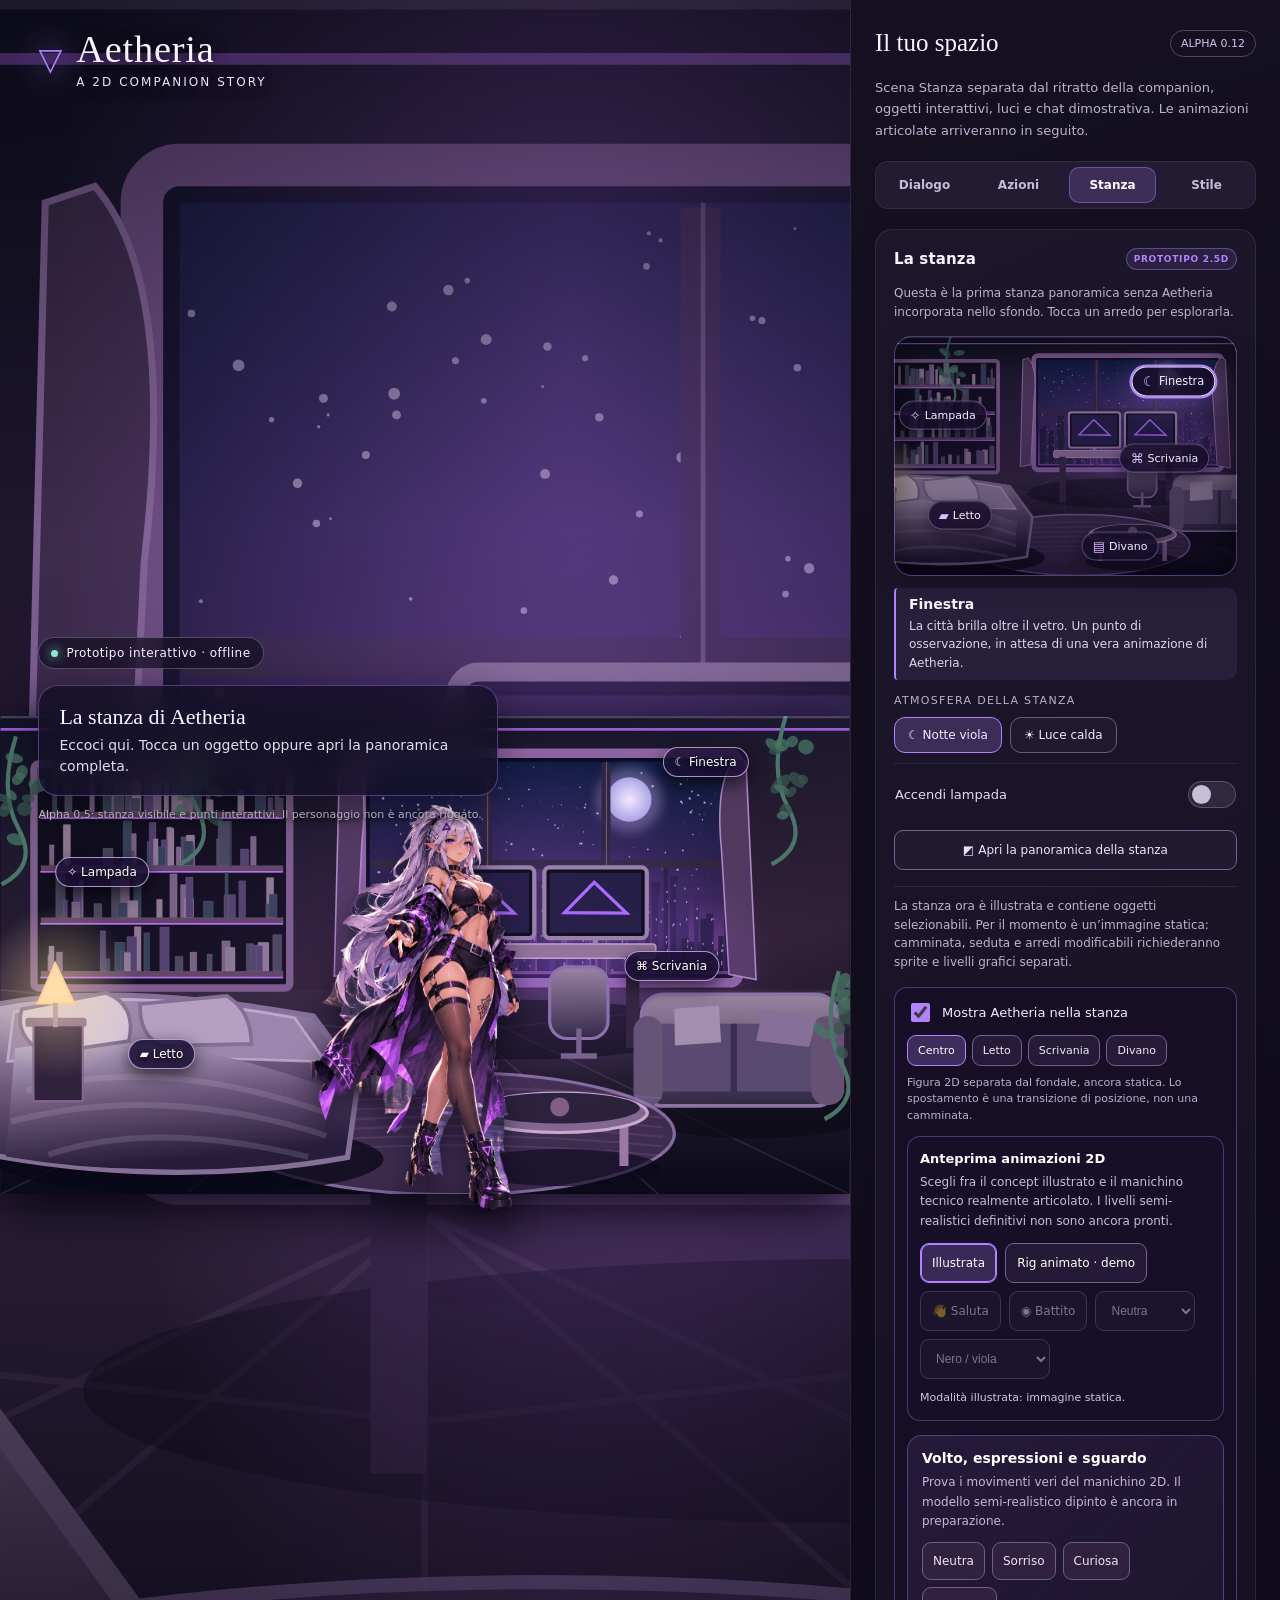
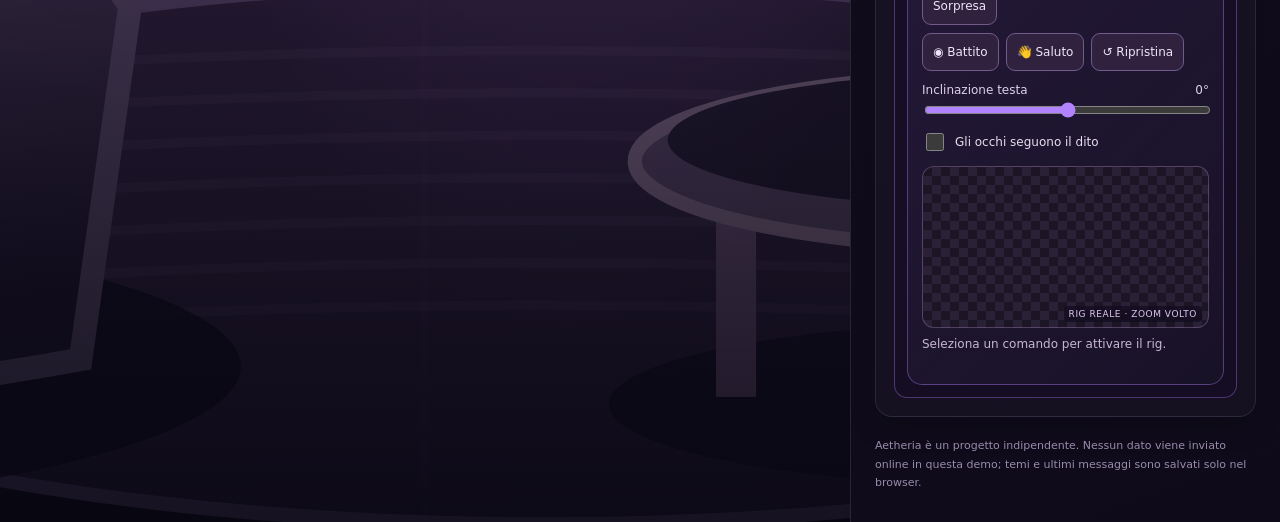
<file: index.html>
<!doctype html>
<html lang="it">
<head>
  <meta charset="UTF-8" />
  <meta name="viewport" content="width=device-width, initial-scale=1, viewport-fit=cover" />
  <meta name="theme-color" content="#100d1c" />
  <meta name="description" content="Aetheria — prototipo interattivo di companion 2D semi-realistica." />
  <title>Aetheria · Companion 2D</title>
  <style>
    :root { color-scheme:dark; font-family:Inter,ui-sans-serif,system-ui,-apple-system,Segoe UI,Roboto,sans-serif; --accent:#b183ff; --accent-rgb:177,131,255; --ambient:#aa60f2; --ink:#f8f4ff; --muted:#bcb3d0; --back:#100d1c; }
    *, *::before, *::after { box-sizing:border-box; }
    html,body { margin:0; min-height:100%; background:var(--back); color:var(--ink); }
    button,input { font:inherit; }
    button { cursor:pointer; }
    button:focus-visible,input:focus-visible { outline:2px solid var(--accent); outline-offset:3px; }
    .app { min-height:100dvh; background:radial-gradient(ellipse at 30% 8%,rgba(var(--accent-rgb),.12),transparent 44%),#0c0a14; display:grid; grid-template-columns:minmax(290px,1fr) minmax(340px,430px); }
    .scene { position:relative; isolation:isolate; min-height:850px; overflow:hidden; background:#171326; }
    .scene::before { content:"";position:absolute;inset:0;z-index:0;background:radial-gradient(ellipse at 67% 17%,var(--ambient),transparent 63%);opacity:.22;pointer-events:none;mix-blend-mode:screen; }
    .scene::after { content:"";position:absolute;inset:0;z-index:2;background:linear-gradient(to bottom,rgba(6,5,14,.54) 0%,transparent 25%,transparent 57%,rgba(5,5,15,.75) 100%);pointer-events:none; }
    .scene-picture { width:100%; height:100%; object-fit:cover; object-position:50% 22%; position:absolute; inset:0; transition:transform .75s cubic-bezier(.2,.8,.2,1),filter .6s; animation:gentle-breathe 7s ease-in-out infinite; }
    .scene.wave .scene-picture { transform:translateY(-9px) rotate(-.7deg) scale(1.018); }
    .scene.think .scene-picture { transform:translateY(3px) rotate(1deg) scale(1.012); }
    .scene.relax .scene-picture { transform:translateY(9px) scale(.982); filter:saturate(.84) brightness(.94); }
    @keyframes gentle-breathe { 0%,100% { scale:1; } 50% { scale:1.009; } }
    .scene-content {position:relative;z-index:3;min-height:850px;display:flex;flex-direction:column;justify-content:space-between;padding:29px clamp(18px,3vw,46px);}
    .brand { display:flex; align-items:center; gap:14px; text-shadow:0 2px 15px #000; }
    .brand-mark {font-size:31px;color:var(--accent);filter:drop-shadow(0 0 15px var(--accent));}
    .brand-name {font-family:Georgia,Times New Roman,serif;font-size:clamp(29px,3vw,44px);letter-spacing:.02em;line-height:1.05;}
    .brand-sub { font-size:12px; letter-spacing:.17em; color:#eee4ff; text-transform:uppercase; margin-top:6px; }
    .scene-bottom { max-width:500px; }
    .status { display:inline-flex;align-items:center;gap:8px;padding:8px 12px;border:1px solid rgba(255,255,255,.24);background:#100b20a6;backdrop-filter:blur(12px);border-radius:999px;font-size:12px;letter-spacing:.04em; }
    .live-dot { width:7px;height:7px;background:#8ee9cb;box-shadow:0 0 12px #8ee9cb;border-radius:100%; }
    .message-banner { margin:16px 0 8px;padding:18px 20px;max-width:460px;background:#130f25c9;backdrop-filter:blur(15px);border:1px solid rgba(var(--accent-rgb),.38);border-radius:20px;box-shadow:0 12px 42px #0006; }
    .message-banner strong { display:block;font-family:Georgia,serif;font-size:22px;font-weight:500; margin-bottom:5px; }
    .message-banner span {color:#e3dced;line-height:1.5;font-size:14px;}
    .scene-note {font-size:11px;color:#d3cbdf;text-shadow:0 2px 4px #000;margin-top:12px;}
    .sidebar {border-left:1px solid rgba(255,255,255,.11);background:linear-gradient(160deg,#151121f5,#0f0b1af6);padding:29px 24px;display:flex;flex-direction:column;gap:20px;min-width:0;}
    .topline {display:flex;align-items:center;justify-content:space-between;gap:12px;}
    h1 {font:500 25px Georgia,serif;margin:0;} .tag {font-size:11px;border:1px solid #55456d;border-radius:99px;padding:6px 10px;color:#d3c3ef;white-space:nowrap;}
    .intro {color:var(--muted);font-size:13px;line-height:1.65;margin:0;}
    .tabs {display:grid;grid-template-columns:repeat(4,minmax(0,1fr));gap:7px;padding:5px;border-radius:13px;background:#221b31;border:1px solid #ffffff13;}
    .tabs button {background:transparent;border:0;color:#c7bcd8;border-radius:10px;padding:11px 5px;font-weight:600;font-size:12px;}
    .tabs button.active {background:rgba(var(--accent-rgb),.18);color:#fff;box-shadow:inset 0 0 0 1px rgba(var(--accent-rgb),.42);}
    .panel {background:linear-gradient(150deg,#211a31aa,#171322bd);border:1px solid #ffffff18;border-radius:17px;padding:18px;box-shadow:0 12px 28px #0002;}
    .panel h2 {font-size:15px;letter-spacing:.01em;font-weight:600;margin:0 0 14px;display:flex;align-items:center;justify-content:space-between;}
    .label {font-size:11px;letter-spacing:.12em;text-transform:uppercase;color:#bcb0cd;display:block;margin:14px 0 10px;}
    .muted {color:var(--muted);font-size:12px;line-height:1.55;}
    .pill-row {display:flex;gap:8px;flex-wrap:wrap;}
    .pill {border:1px solid #6c597f;background:#211a2e;color:#f3ebff;padding:10px 13px;border-radius:11px;font-size:12px;transition:background .2s,border-color .2s;}
    .pill:hover,.pill[aria-pressed=true] {background:rgba(var(--accent-rgb),.22);border-color:var(--accent);}
    .swatches {display:flex;align-items:center;gap:12px;flex-wrap:wrap;}
    .swatch {width:37px;height:37px;border-radius:50%;border:2px solid #fff6;box-shadow:0 1px 10px #0005;position:relative;}
    .swatch[aria-pressed=true]::after {content:"✓";position:absolute;inset:0;display:grid;place-items:center;color:white;font-weight:bold;text-shadow:0 1px 4px #000;}
    .swatch.violet {background:#a76dff}.swatch.red {background:#e74a61}.swatch.blue {background:#52baf3}.swatch.amber {background:#d3a666}
    .chat-log {height:225px;overflow:auto;display:flex;flex-direction:column;gap:10px;padding:3px 5px 4px 0;}
    .chat-item {max-width:90%;background:#29213a;padding:10px 12px;border-radius:13px 13px 13px 3px;font-size:13px;line-height:1.45;align-self:flex-start;overflow-wrap:anywhere;}
    .chat-item.mine {align-self:flex-end;background:rgba(var(--accent-rgb),.23);border-radius:13px 13px 3px 13px;}
    .chat-form {display:flex;gap:7px;margin-top:12px;}
    .chat-form input {min-width:0;flex:1;background:#110f1c;border:1px solid #635477;color:white;border-radius:10px;padding:12px;font-size:13px;}
    .send {color:#151020;background:var(--accent);border:0;border-radius:10px;padding:10px 14px;font-weight:800;}
    .secondary {border:1px solid #76618f;background:#211b32;color:#eee3ff;border-radius:9px;padding:9px 13px;font-size:12px;}
    .info {font-size:12px;line-height:1.6;color:#d9ceea;padding:11px;background:#231a33;border-left:2px solid var(--accent);border-radius:4px 8px 8px 4px;margin-top:14px;}
    .footer {margin-top:auto;font-size:11px;color:#998caa;line-height:1.7;}
    [hidden] {display:none !important;}
    @media(max-width:800px) { .app {display:block;} .scene,.scene-content {min-height:74svh;} .scene {height:74svh;} .scene-picture {object-position:50% 18%;} .scene-content {padding:19px 18px;} .scene-bottom {width:min(100%,420px);} .message-banner {padding:12px 15px;} .message-banner strong{font-size:18px;} .sidebar {border-left:0;border-top:1px solid rgba(255,255,255,.2);padding:23px 17px 35px;gap:15px;} }
    @media(max-width:450px) { .scene,.scene-content {min-height:66svh;height:66svh;} .brand-name {font-size:30px;} .brand-sub {font-size:10px;} .scene-note {font-size:10px;} .panel {padding:14px;} }
    @media(prefers-reduced-motion:reduce) {*,*::before,*::after {animation:none !important;transition:none !important;scroll-behavior:auto !important;} }
  </style>
  <style>
/* Aetheria Alpha 0.2: scene layers, framing, lighting and interaction affordances */
.scene { --stage-light-opacity: .34; }
.stage-backdrop { position:absolute; inset:-20px; z-index:0; background:linear-gradient(180deg,#120e24aa,#16112344),url('./assets/aetheria-scene.webp') center/cover no-repeat; filter:blur(24px) brightness(.65); transform:scale(1.1); pointer-events:none; }
.scene::before { opacity:var(--stage-light-opacity); z-index:2; }
.scene-picture { z-index:1; will-change:transform; }
.scene[data-view="full"] .scene-picture { object-fit:contain; object-position:center center; }
.scene[data-view="cinema"] .scene-picture { object-fit:cover; object-position:50% 23%; }
.scene[data-view="portrait"] .scene-picture { object-fit:cover; object-position:center 9%; transform:scale(1.35); transform-origin:50% 18%; }
.scene[data-view="portrait"].wave .scene-picture { transform:scale(1.36) translate(-3px,-4px); }
.scene[data-view="portrait"].think .scene-picture { transform:scale(1.34) rotate(.45deg); }
.scene[data-view="portrait"].relax .scene-picture { transform:scale(1.33) translateY(5px); }
.stage-air { position:absolute; inset:0; z-index:3; pointer-events:none; overflow:hidden; }
.floating-petal { --x:50%; --delay:0s; --duration:17s; --drift:22px; position:absolute; left:var(--x); top:-7%; width:9px;height:15px;border-radius:90% 10% 80% 20%;background:linear-gradient(130deg,#f9dcff,#9f63cd);opacity:0;filter:drop-shadow(0 0 8px #b26df7);animation:petal-fall var(--duration) var(--delay) linear infinite; }
@keyframes petal-fall { 0% { opacity:0; transform:translate3d(0,-12px,0) rotate(0); } 7% {opacity:.7;} 90% {opacity:.55;} 100% {opacity:0;transform:translate3d(var(--drift),110vh,0) rotate(400deg);} }
.scene.no-particles .floating-petal {display:none;}
.touch-spark { position:absolute; z-index:8; color:#f4cbff; font-size:23px; transform:translate(-50%,-50%); pointer-events:none; text-shadow:0 0 12px #c285f5;animation:touch-float .85s ease-out forwards; }
@keyframes touch-float { from {opacity:1;transform:translate(-50%,-50%) scale(.7);} to {opacity:0;transform:translate(-50%,-125%) scale(1.4);} }
.stage-controls {position:absolute;top:26px;right:24px;z-index:6;display:flex;gap:6px;max-width:calc(100% - 180px);border:1px solid rgba(240,224,255,.28);padding:5px;background:rgba(17,10,33,.75);border-radius:15px;backdrop-filter:blur(12px);box-shadow:0 10px 25px #0007;}
.view-choice {display:flex;gap:6px;align-items:center;border:0;background:transparent;color:#e6d8f9;padding:8px 10px;border-radius:10px;font-size:12px;white-space:nowrap;}
.view-choice[aria-pressed="true"] {background:rgba(var(--accent-rgb),.32);box-shadow:inset 0 0 0 1px var(--accent);color:white;}
.visual-options {margin-top:18px;padding-top:4px;border-top:1px solid rgba(255,255,255,.09);}
.visual-light-row {display:grid;grid-template-columns:1fr 110px 43px;align-items:center;gap:8px;font-size:12px;color:#d4c8e7;margin-bottom:15px;}
.visual-light-row input {accent-color:var(--accent);width:100%;min-width:0;}
.visual-light-row output {font-variant-numeric:tabular-nums;text-align:right;}
.visual-motion-row {display:flex;align-items:center;gap:9px;color:#d4c8e7;font-size:12px;margin:8px 0 14px;cursor:pointer;}
.visual-motion-row input {accent-color:var(--accent);width:17px;height:17px;}
@media(max-width:650px){.stage-controls {top:19px;right:12px;padding:3px;max-width:62%;gap:0;} .view-choice {padding:6px 8px;font-size:11px;} .view-label {display:none;} .visual-light-row {grid-template-columns:1fr 96px 40px;} }
@media(prefers-reduced-motion:reduce){.floating-petal,.touch-spark{animation:none!important;display:none;}}

</style>
<style>

/* Alpha 0.3: interactive room planning UI. Illustration remains a single composited image. */
.room-alpha {font-size:9px; font-weight:650; letter-spacing:.08em; color:var(--accent);background:rgba(var(--accent-rgb),.11); border:1px solid rgba(var(--accent-rgb),.4);border-radius:99px;padding:5px 7px;}
.room-panel h2 {gap:6px;}
.room-plan {height:292px;position:relative;isolation:isolate;border:1px solid rgba(var(--accent-rgb),.38);border-radius:18px;overflow:hidden;margin:14px 0 12px;background:linear-gradient(170deg,#2b2143 0%,#241c37 31%,#141021 31%,#10101d 100%);box-shadow:inset 0 12px 42px #0008,0 10px 22px #0003;}
.room-plan::before {content:"";position:absolute;z-index:-1;top:31%;left:-30%;width:160%;height:130%;background:repeating-linear-gradient(0deg,transparent 0 48px,#b59cce21 49px 50px),repeating-linear-gradient(90deg,transparent 0 67px,#b59cce13 68px 69px);transform:perspective(180px) rotateX(36deg);transform-origin:top center;opacity:.72;}
.room-plan::after {content:"";position:absolute;inset:0;z-index:-1;pointer-events:none;background:radial-gradient(ellipse at 50% 5%,rgba(var(--accent-rgb),.24),transparent 60%);}
.room-plan-window {position:absolute;top:0;left:29%;height:24%;width:42%;border:5px solid #40354e;border-top:0;border-radius:0 0 8px 8px;background:linear-gradient(#151226,#443568);box-shadow:inset 0 0 25px #847ac653,0 10px 20px #be94e81e;display:grid;place-items:center;color:#d8c9ff;}
.room-plan-window::after {content:"";position:absolute;top:0;bottom:0;left:50%;width:3px;background:#82749b77;}
.room-plan-window span {letter-spacing:1rem;font-size:13px;opacity:.72;}
.room-spot {position:absolute;z-index:2;display:flex;flex-direction:column;align-items:center;justify-content:center;gap:4px;min-width:92px;min-height:59px;border:1px solid #a68fd36c;border-radius:13px;color:#f7efff;background:linear-gradient(155deg,#3d2e59e8,#211b34d9);box-shadow:0 6px 14px #0907148a, inset 0 1px #ffffff19;font-size:11px;transform:translate(-50%,-50%);transition:box-shadow .2s,background .2s,scale .2s, border-color .2s;}
.room-spot-symbol {font-size:20px;line-height:1;color:#e0beff;}
.room-spot[aria-pressed="true"] {background:linear-gradient(145deg,rgba(var(--accent-rgb),.58),#2b1b46);box-shadow:0 0 0 2px var(--accent),0 6px 28px rgba(var(--accent-rgb),.35);border-color:#f4e6ff;scale:1.035;}
.room-spot[data-zone="window"] {left:50%;top:19%;min-width:100px;}
.room-spot[data-zone="desk"] {left:23%;top:45%;}
.room-spot[data-zone="lamp"] {left:78%;top:45%;}
.room-spot[data-zone="sofa"] {left:28%;top:77%;}
.room-spot[data-zone="bed"] {left:72%;top:77%;}
.room-focus {display:flex;flex-direction:column;gap:5px;border-left:2px solid var(--accent);padding:8px 13px;background:rgba(var(--accent-rgb),.09);border-radius:4px 10px 10px 4px;min-height:78px;}
.room-focus strong {font-size:14px;}.room-focus span {font-size:12px;color:#dfd4ed;line-height:1.55;}
.room-modes {display:flex;gap:8px;flex-wrap:wrap;}
.room-toggle-row {display:flex;justify-content:space-between;align-items:center;border-top:1px solid #ffffff16;padding:17px 1px 8px;margin-top:10px;font-size:13px;color:#e7daef;}
.room-switch {border:1px solid #ad9dc358;background:#30283e;width:48px;height:27px;border-radius:50px;padding:3px;display:flex;align-items:center;transition:background .2s;}
.room-switch span {width:19px;height:19px;border-radius:99px;background:#c9bed7;display:block;transition:transform .2s;}
.room-switch[aria-checked="true"] {background:var(--accent);}.room-switch[aria-checked="true"] span {background:#fff;transform:translateX(21px);}
.room-camera {width:100%;margin-top:14px;padding:12px;}
.room-disclaimer {padding-top:10px;border-top:1px solid #ffffff18;margin:16px 0 0;}
.scene .room-light {position:absolute;z-index:2;inset:0;pointer-events:none;opacity:0;background:radial-gradient(ellipse at 7% 70%,#ffce79a6,transparent 43%);mix-blend-mode:screen;transition:opacity .5s;}
.scene.room-lamp-on .room-light {opacity:.7;}
.scene.room-warm .room-light {background:radial-gradient(ellipse at 15% 58%,#ffb76ab0,transparent 75%);opacity:.5;}
.scene.room-warm.room-lamp-on .room-light {opacity:.82;}
.scene.room-warm .stage-backdrop {filter:blur(24px) brightness(.83) sepia(.28);}
.scene.room-warm .scene-picture {filter:brightness(1.085) sepia(.12) saturate(.96);}
.scene.room-warm.relax .scene-picture {filter:brightness(.96) sepia(.12) saturate(.87);}
.scene.room-lamp-on .live-dot {background:#ffce7a;box-shadow:0 0 12px #ffce7a;}
@media(max-width:450px){.tabs{grid-template-columns:repeat(4,minmax(0,1fr));gap:3px;padding:4px;}.tabs button{font-size:11px;padding:10px 1px;}.room-plan{height:270px;}.room-spot{min-width:78px;min-height:55px;font-size:10px;}.room-spot[data-zone="window"]{min-width:93px;}}
@media(prefers-reduced-motion:reduce){.room-spot,.room-switch,.room-light{transition:none!important;}}

</style>

<style>
/* Aetheria alpha 0.5: illustrated, clickable furnished room. */
.scene.room-display{background:linear-gradient(#130c28aa,#0b0919b9),url('./assets/aetheria-room-empty-v05.svg') center/cover no-repeat}
.scene.room-display .scene-picture,.scene.room-display .stage-backdrop,.scene.room-display .stage-controls{display:none}
.scene.room-display .scene-content{z-index:7;pointer-events:none}
.scene.room-display .room-light{z-index:5}
.room-v04{display:none;position:absolute;left:50%;top:45%;width:100%;max-height:100%;aspect-ratio:1090/705;transform:translate(-50%,-50%);z-index:4;filter:drop-shadow(0 14px 28px #070512)}
.scene.room-display .room-v04{display:block}
.room-v04 img{display:block;width:100%;height:100%;object-fit:contain}
.room-v04 .photo-spot{position:absolute;border:1px solid #e3c4ffba;border-radius:999px;padding:7px 11px;color:#fff;background:#1c1135e0;font-size:12px;box-shadow:0 6px 18px #000a;text-shadow:0 2px 5px #000;transform:translate(-50%,-50%);cursor:pointer}
.room-v04 .photo-spot:hover,.room-v04 .photo-spot[aria-pressed=true]{background:rgba(var(--accent-rgb),.83);box-shadow:0 0 0 2px var(--accent),0 4px 22px #000a}
.room-v04 [data-photo-zone=window]{left:83%;top:15%}
.room-v04 [data-photo-zone=desk]{left:79%;top:52%}
.room-v04 [data-photo-zone=lamp]{left:12%;top:35%}
.room-v04 [data-photo-zone=bed]{left:19%;top:68%}
.room-plan{height:240px;background:linear-gradient(#08051811,#0b061c77),url('./assets/aetheria-room-empty-v05.svg') 50% 46%/cover no-repeat}
.room-plan::before,.room-plan::after,.room-plan-window,.room-plan-floor{display:none!important}
.room-plan .room-spot{min-width:auto;min-height:29px;display:flex;flex-direction:row;gap:4px;padding:6px 10px;font-size:11px;border-radius:99px;background:#170d2adb}
.room-plan .room-spot-symbol{font-size:13px}
.room-plan [data-zone=window]{left:82%;top:19%;min-width:0}
.room-plan [data-zone=desk]{left:79%;top:51%}
.room-plan [data-zone=lamp]{left:14%;top:33%}
.room-plan [data-zone=bed]{left:19%;top:75%}
.room-plan [data-zone=sofa]{left:66%;top:88%}
.room-modal-v04{background:#100b20;border:1px solid #a77adb;border-radius:18px;padding:12px;color:#f3e7fc;max-width:96vw;width:1200px;max-height:96dvh}
.room-modal-v04::backdrop{background:#070512e8;backdrop-filter:blur(10px)}
.room-modal-v04 img{display:block;width:100%;height:auto;max-height:80dvh;object-fit:contain;border-radius:10px}
.room-modal-v04 p{font-size:12px;text-align:center;color:#cbb9dd}
.room-modal-v04 button{display:block;margin:0 0 8px auto;color:#fff;background:#4d2c66;border:1px solid #ac82d6;border-radius:9px;padding:9px 14px}
@media(max-width:650px){.room-v04{top:43%}.room-v04 .photo-spot{font-size:10px;padding:5px 8px}.room-plan{height:225px}.room-plan .room-spot{font-size:10px;padding:5px 7px}.room-plan .room-spot-symbol{display:none}}
</style>
<style>
/* Alpha 0.5: asset dedicato solo all'ambiente; niente personaggio nel panorama. */
.scene.room-display {background-color:#181225;background-image:linear-gradient(180deg,#0a081640,#110b1a80),url('./assets/aetheria-room-empty-v05.svg');background-position:center center;background-size:cover}
.scene.room-display .scene-picture {display:none!important}
@media(max-width:650px){
.scene.room-display {background-size:cover;background-position:50% 49%}
.room-stage-hotspot{font-size:11px}
}
</style>
<link rel="stylesheet" href="./src/room-avatar-preview.css" />
<style>
/* Alpha 0.7 — discoverable independent rig demo; never present the placeholder as final art. */
.rig-lab-card{margin-top:15px;padding:15px;border-radius:14px;background:linear-gradient(135deg,rgba(var(--accent-rgb),.16),rgba(24,15,41,.82));border:1px solid rgba(var(--accent-rgb),.42);}
.rig-lab-card strong{font-size:14px;display:block;line-height:1.45;color:#fff;}
.rig-lab-card p{font-size:12px;color:#ddd2ea;line-height:1.55;margin:7px 0 13px;}
.rig-lab-link{display:inline-flex;align-items:center;justify-content:center;min-height:42px;text-decoration:none;border-radius:10px;background:var(--accent);color:#160d26!important;font-size:13px;font-weight:700;padding:10px 14px;}
.rig-lab-link:focus-visible{outline:2px solid #fff;outline-offset:3px;}
</style>
  <link rel="stylesheet" href="./src/room-rig-overlay.css">
  <link rel="stylesheet" href="./src/room-face-controls.css">
</head>
<body>
<div class="app">
  <main class="scene" id="scene" aria-label="Scena illustrata di Aetheria">
    <img class="scene-picture" src="./assets/aetheria-scene.webp" alt="Concept provvisorio di una companion anime adulta con capelli argentati, outfit nero e viola, davanti a un paesaggio notturno" />

    <div id="room-v04" class="room-v04" aria-label="Stanza illustrata di Aetheria">
      <img src="./assets/aetheria-room-empty-v05.svg" alt="Stanza di Aetheria: letto, scaffali, scrivania con monitor, lampada e finestra sulla città notturna" />
      <button type="button" class="photo-spot" data-photo-zone="lamp" aria-pressed="false">✧ Lampada</button>
      <button type="button" class="photo-spot" data-photo-zone="window" aria-pressed="false">☾ Finestra</button>
      <button type="button" class="photo-spot" data-photo-zone="desk" aria-pressed="false">⌘ Scrivania</button>
      <button type="button" class="photo-spot" data-photo-zone="bed" aria-pressed="false">▰ Letto</button>
    </div>
    <div class="scene-content">
      <div class="brand"><div class="brand-mark" aria-hidden="true">▽</div><div><div class="brand-name">Aetheria</div><div class="brand-sub">A 2D companion story</div></div></div>
      <div class="scene-bottom">
        <div class="status"><span class="live-dot"></span> Prototipo interattivo · offline</div>
        <div class="message-banner"><strong id="scene-title">Una presenza, una storia.</strong><span id="scene-message">Benvenuto. Possiamo iniziare dalle piccole cose, un gesto alla volta.</span></div>
        <div class="scene-note">Alpha 0.3: stanza interattiva in prototipo, livelli d’atmosfera e tre inquadrature. Il personaggio non è ancora un rig articolato.</div>
      </div>
    </div>
  </main>

<dialog id="aetheria-room-panorama" class="room-modal-v04" aria-label="Panoramica completa della stanza">
  <button type="button" id="room-modal-close">✕ Chiudi</button>
  <img src="./assets/aetheria-room-empty-v05.svg" alt="Panoramica della stanza di Aetheria" />
  <p>Panoramica illustrata: il personaggio non è ancora articolato e gli arredi non sono 3D.</p>
</dialog>
  <aside class="sidebar" aria-label="Controlli della companion">
    <div class="topline"><h1>Il tuo spazio</h1><span class="tag">ALPHA 0.3</span></div>
    <p class="intro">Atmosfera semi-realistica, interazioni iniziali e temi indipendenti. Ora puoi esplorare una mappa interattiva della stanza, regolare luce e inquadratura. Il rig articolato resta in sviluppo.</p>
    <nav class="tabs" aria-label="Sezioni"><button type="button" data-tab="chat" class="active" aria-selected="true">Dialogo</button><button type="button" data-tab="actions" aria-selected="false">Azioni</button><button type="button" data-tab="room" aria-selected="false">Stanza</button><button type="button" data-tab="style" aria-selected="false">Stile</button></nav>
    <section class="panel" data-panel="chat">
      <h2>Conversazione <span aria-hidden="true">✧</span></h2>
      <div class="chat-log" id="chat-log" aria-live="polite" aria-label="Cronologia chat"></div>
      <form class="chat-form" id="chat-form"><input id="chat-input" autocomplete="off" placeholder="Scrivi qualcosa..." aria-label="Messaggio" maxlength="250" required/><button class="send" type="submit" aria-label="Invia messaggio">➤</button></form>
      <p class="muted">Demo locale: risposte preimpostate, nessuna IA o connessione a servizi esterni.</p>
      <div class="pill-row"><button class="secondary" id="speak" type="button">▶ Leggi risposta</button><button class="secondary" id="clear" type="button">Cancella chat</button></div>
    </section>
    <section class="panel" data-panel="actions" hidden>
      <h2>Piccole interazioni <span aria-hidden="true">♡</span></h2>
      <p class="muted">Una prima macchina a stati. Le pose complesse e i movimenti delle braccia richiederanno asset e rig dedicati.</p>
      <div class="pill-row" id="actions"><button type="button" class="pill" data-action="wave" aria-pressed="false">👋 Saluta</button><button type="button" class="pill" data-action="think" aria-pressed="false">✦ Pensa</button><button type="button" class="pill" data-action="relax" aria-pressed="false">☾ Rilassati</button><button type="button" class="pill" data-action="idle" aria-pressed="true">◎ Riposa</button></div>
      <div class="info" id="action-info" aria-live="polite">Stato attuale: idle. Una lieve oscillazione rende meno statica la scena.</div>
      <div class="rig-lab-card">
        <strong>Nuovo · Laboratorio animazioni 2D</strong>
        <p>Ora esiste un rig articolato vero. Prova il saluto, gli occhi, la respirazione e il cambio colore con un manichino provvisorio, separato dalla grafica definitiva.</p>
        <a class="rig-lab-link" href="./character/demo/" target="_blank" rel="noopener noreferrer">Apri il banco prova delle animazioni ↗</a>
        <p><strong>Studio del volto precedente · sperimentale</strong></p>
        <p>La prova precedente con palpebre sovrapposte non è stata approvata artisticamente: resta soltanto un archivio tecnico.</p>
        <a class="rig-lab-link" href="./face-study/" target="_blank" rel="noopener noreferrer">Apri lo studio semi-realistico ↗</a>
        <p><strong>Alpha 0.11 · Modellazione e anatomia del personaggio</strong></p>
        <p>Nuovo banco di lavoro: allineamento delle 28 ossa al concept, vista del volto, pivot trascinabili ed esportazione JSON. È preparazione del rig, non un personaggio già animato.</p>
        <a class="rig-lab-link" href="./character/artwork-fit/" target="_blank" rel="noopener noreferrer">Apri lo studio del modello ↗</a>
        <p><strong>Alpha 0.12 · Parti grafiche separate</strong></p>
        <p>Nuovo laboratorio: testa, capelli posteriori e corpo sono ritagli realmente distinti dal concept. Puoi correggere i contorni, provare il movimento ed esportare PNG e pivot. La grafica non è ancora il modello finale.</p>
        <a class="rig-lab-link" href="./character/pose-lab/" target="_blank" rel="noopener noreferrer">Apri l'editor dei livelli ↗</a>
      </div>
    </section>

    <section class="panel room-panel" data-panel="room" hidden>
      <h2>La stanza <span class="room-alpha">PROTOTIPO 2.5D</span></h2>
      <p class="muted">Tocca un punto della stanza per esplorarlo. La mappa è un'anteprima interattiva: Aetheria non cammina ancora tra gli oggetti.</p>
      <div class="room-plan" id="room-plan" role="group" aria-label="Mappa interattiva della stanza">
        <div class="room-plan-window" aria-hidden="true"><span>✦ &nbsp; ✧</span></div>
        <div class="room-plan-floor" aria-hidden="true"></div>
        <button type="button" class="room-spot" data-zone="window" aria-pressed="false"><span class="room-spot-symbol">☾</span><span>Finestra</span></button>
        <button type="button" class="room-spot" data-zone="desk" aria-pressed="false"><span class="room-spot-symbol">⌘</span><span>Scrivania</span></button>
        <button type="button" class="room-spot" data-zone="lamp" aria-pressed="false"><span class="room-spot-symbol">✧</span><span>Lampada</span></button>
        <button type="button" class="room-spot" data-zone="sofa" aria-pressed="false"><span class="room-spot-symbol">▤</span><span>Divano</span></button>
        <button type="button" class="room-spot" data-zone="bed" aria-pressed="false"><span class="room-spot-symbol">▰</span><span>Letto</span></button>
      </div>
      <div class="room-focus" aria-live="polite" aria-atomic="true">
        <strong id="room-zone-title">Finestra</strong>
        <span id="room-zone-text">La città è illuminata dalla luna. Puoi osservare il panorama notturno.</span>
      </div>
      <span class="label">Atmosfera della stanza</span>
      <div class="room-modes" role="group" aria-label="Atmosfera della stanza">
        <button type="button" class="pill" data-room-mode="night" aria-pressed="true">☾ Notte viola</button>
        <button type="button" class="pill" data-room-mode="warm" aria-pressed="false">☀ Luce calda</button>
      </div>
      <div class="room-toggle-row">
        <span>Accendi lampada</span>
        <button type="button" id="room-lamp-switch" class="room-switch" role="switch" aria-checked="false" aria-label="Lampada accesa"><span></span></button>
      </div>
      <button type="button" class="secondary room-camera" id="room-camera">◇ Inquadra la scena</button>
      <p class="muted room-disclaimer">Per ora questa è una mappa funzionale con stati, luci e punti selezionabili. Le pose seduta, alzata e camminata richiedono sprite e rig 2D separati.</p>
    </section>
    <section class="panel" data-panel="style" hidden>
      <h2>Personalizza <span aria-hidden="true">◈</span></h2>
      <span class="label">Colore dell'interfaccia</span><div class="swatches" id="ui-swatches" aria-label="Colori UI"><button class="swatch violet" data-color="violet" title="Viola" aria-label="Interfaccia viola" aria-pressed="true"></button><button class="swatch red" data-color="red" title="Rosso" aria-label="Interfaccia rossa" aria-pressed="false"></button><button class="swatch blue" data-color="blue" title="Azzurro" aria-label="Interfaccia azzurra" aria-pressed="false"></button><button class="swatch amber" data-color="amber" title="Ambra" aria-label="Interfaccia ambra" aria-pressed="false"></button></div>
      <span class="label">Luce ambientale</span><div class="swatches" id="room-swatches" aria-label="Colori ambiente"><button class="swatch violet" data-color="violet" title="Viola" aria-label="Luce viola" aria-pressed="true"></button><button class="swatch red" data-color="red" title="Rosso" aria-label="Luce rossa" aria-pressed="false"></button><button class="swatch blue" data-color="blue" title="Azzurro" aria-label="Luce azzurra" aria-pressed="false"></button><button class="swatch amber" data-color="amber" title="Ambra" aria-label="Luce ambra" aria-pressed="false"></button></div>
      <span class="label">Vestiti / outfit</span><div class="pill-row"><button class="pill" type="button" aria-pressed="true" disabled>Originale nero/viola</button><button class="pill" type="button" disabled>Street nero/rosso · in sviluppo</button></div>
      <div class="info">I cambi di UI e luce funzionano. Per ricolorare correttamente gli abiti senza alterare la pelle serviranno layer separati: non è ancora implementato.</div>
    </section>
    <div class="footer">Aetheria è un progetto indipendente. Nessun dato viene inviato online in questa demo; temi e ultimi messaggi sono salvati solo nel browser.</div>
  </aside>
</div>
<script>
  'use strict';
  const palette={violet:{accent:'#b183ff',rgb:'177,131,255',ambient:'#aa60f2'},red:{accent:'#f76d7f',rgb:'247,109,127',ambient:'#e9475e'},blue:{accent:'#67baf9',rgb:'103,186,249',ambient:'#4c9ee8'},amber:{accent:'#e6b77d',rgb:'230,183,125',ambient:'#dc9950'}};
  const pick=(k,fallback)=>{try{return JSON.parse(localStorage.getItem('aetheria.'+k))??fallback;}catch{return fallback;}};
  const store=(k,v)=>{try{localStorage.setItem('aetheria.'+k,JSON.stringify(v));}catch{}};
  let settings=pick('settings',{ui:'violet',room:'violet'});
  let chat=pick('chat',[{from:'aetheria',text:'Ciao! Sono il prototipo di Aetheria. Ti va di provare qualche interazione?'}]);
  if(!Array.isArray(chat)) chat=[];
  chat=chat.slice(-30);
  let currentAction='idle';
  const $=id=>document.getElementById(id);
  const title=$('scene-title'),message=$('scene-message'),scene=$('scene');
  function tab(name){document.querySelectorAll('[data-tab]').forEach(b=>{const yes=b.dataset.tab===name;b.classList.toggle('active',yes);b.setAttribute('aria-selected',String(yes));});document.querySelectorAll('[data-panel]').forEach(p=>p.hidden=p.dataset.panel!==name);}
  document.querySelectorAll('[data-tab]').forEach(b=>b.addEventListener('click',()=>tab(b.dataset.tab)));
  function color(kind,name){if(!palette[name])return;settings[kind]=name;const pal=palette[settings.ui];document.documentElement.style.setProperty('--accent',pal.accent);document.documentElement.style.setProperty('--accent-rgb',pal.rgb);document.documentElement.style.setProperty('--ambient',palette[settings.room].ambient);document.querySelectorAll('#'+(kind==='ui'?'ui':'room')+'-swatches .swatch').forEach(b=>b.setAttribute('aria-pressed',String(b.dataset.color===name)));store('settings',settings);}
  document.querySelectorAll('#ui-swatches .swatch').forEach(b=>b.addEventListener('click',()=>color('ui',b.dataset.color)));
  document.querySelectorAll('#room-swatches .swatch').forEach(b=>b.addEventListener('click',()=>color('room',b.dataset.color)));
  color('ui',palette[settings.ui]?settings.ui:'violet');color('room',palette[settings.room]?settings.room:'violet');
  const actions={idle:['Una presenza, una storia.','Un momento di quiete, con la città che brilla sullo sfondo.','Stato attuale: idle. Una lieve oscillazione rende meno statica la scena.'],wave:['Ehi, ci sei? ♡','Ti mando un saluto! Presto potrò muovere davvero un braccio.','Stato: saluto dimostrativo. Il rig delle braccia non è ancora presente.'],think:['Fammi riflettere...','Ogni piccolo passo ci avvicina alla versione che immagini.','Stato: pensierosa. È una transizione dell’immagine, non una nuova posa disegnata.'],relax:['Un po’ di calma.','La stanza si fa più tranquilla. Resto qui.','Stato: relax. Contrasto e postura illustrata cambiano leggermente.']};
  function action(id){if(!actions[id])return;currentAction=id;scene.classList.remove('wave','think','relax');if(id!=='idle')scene.classList.add(id);const [a,b,c]=actions[id];title.textContent=a;message.textContent=b;$('action-info').textContent=c;document.querySelectorAll('#actions [data-action]').forEach(b=>b.setAttribute('aria-pressed',String(b.dataset.action===id)));}
  document.querySelectorAll('#actions [data-action]').forEach(b=>b.addEventListener('click',()=>action(b.dataset.action)));
  const log=$('chat-log');
  function drawChat(){log.replaceChildren();for(const item of chat){if(!item||!['me','aetheria'].includes(item.from))continue;const div=document.createElement('div');div.className='chat-item'+(item.from==='me'?' mine':'');div.textContent=String(item.text??'').slice(0,500);log.append(div);}log.scrollTop=log.scrollHeight;}
  function reply(text){const t=text.toLocaleLowerCase('it');if(/ciao|salut/.test(t))return 'Ciao! Sono felice che tu sia qui. 👋';if(/come stai|tutto bene/.test(t))return 'Mi sento pronta a prendere forma, un’animazione alla volta.';if(/outfit|vestit|rosso|viola/.test(t))return 'Possiamo cambiare il tema nella scheda Stile. Gli outfit veri verranno preparati come livelli separati.';if(/cammin|sedut|anim/.test(t))return 'Per quei movimenti serve ancora il rig 2D e un set di pose. Questa è solo la prima demo.';if(/nome|chi sei/.test(t))return 'Mi chiamo Aetheria. Per ora rispondo con una piccola logica locale: non sono ancora collegata a un modello AI.';return 'Ti ascolto. Questa prima versione ha risposte dimostrative; l’intelligenza conversazionale arriverà in una fase successiva.';}
  $('chat-form').addEventListener('submit',e=>{e.preventDefault();const v=$('chat-input').value.trim();if(!v)return;chat.push({from:'me',text:v});const response=reply(v);chat.push({from:'aetheria',text:response});chat=chat.slice(-30);store('chat',chat);drawChat();$('chat-input').value='';title.textContent='Ti ascolto';message.textContent=response;});
  $('clear').addEventListener('click',()=>{chat=[{from:'aetheria',text:'Conversazione azzerata su questo dispositivo.'}];store('chat',chat);drawChat();});
  $('speak').addEventListener('click',()=>{const speech=window.speechSynthesis;if(!speech){message.textContent='La sintesi vocale non è disponibile in questo browser.';return;}speech.cancel();const last=[...chat].reverse().find(x=>x.from==='aetheria');const utterance=new SpeechSynthesisUtterance(last?.text||message.textContent);utterance.lang='it-IT';utterance.rate=.95;speech.speak(utterance);});
  drawChat();
</script>
<script>
/* Aetheria Alpha 0.2: visual stage controls. No AI or articulated sprite is claimed. */
(() => {
  'use strict';
  const stage = document.getElementById('scene');
  const photo = stage?.querySelector('.scene-picture');
  const stylePanel = document.querySelector('[data-panel="style"]');
  if (!stage || !photo || !stylePanel) return;
  const storageKey = 'aetheria.visual-v02';
  const views = ['full','cinema','portrait'];
  const defaultPrefs = { view: 'full', intensity: 34, particles: true };
  let prefs = { ...defaultPrefs };
  try {
    const saved = JSON.parse(localStorage.getItem(storageKey) || 'null');
    if (saved && typeof saved === 'object') prefs = { ...prefs, ...saved };
  } catch (_) {}
  const save = () => { try { localStorage.setItem(storageKey, JSON.stringify(prefs)); } catch (_) {} };
  const make = (tag, props = {}, text = '') => {
    const e = document.createElement(tag);
    Object.entries(props).forEach(([key, value]) => {
      if (key === 'className') e.className = value;
      else if (key.startsWith('data-')) e.setAttribute(key, value);
      else if (key === 'type') e.type = value;
      else e.setAttribute(key, value);
    });
    if (text) e.textContent = text;
    return e;
  };

  // Separate backdrop and foreground atmospheric layer, without modifying source artwork.
  const backdrop = make('div', { className: 'stage-backdrop', 'aria-hidden': 'true' });
  stage.insertBefore(backdrop, photo);
  const air = make('div', { className: 'stage-air', 'aria-hidden': 'true' });
  stage.appendChild(air);
  const controls = make('div', { className: 'stage-controls', role: 'group', 'aria-label': 'Inquadratura della scena' });
  [
    ['full', 'Figura intera', '↕'],
    ['cinema', 'Scena', '◇'],
    ['portrait', 'Dettaglio', '◉']
  ].forEach(([id, name, icon]) => {
    const b = make('button', { type: 'button', className: 'view-choice', 'data-view': id, 'aria-label': name }, icon);
    const sr = make('span', { className: 'view-label' }, name);
    b.appendChild(sr);
    b.addEventListener('click', () => setView(id));
    controls.appendChild(b);
  });
  stage.appendChild(controls);

  const visualPanel = make('div', { className: 'visual-options' });
  const label = make('span', { className: 'label' }, 'Atmosfera e movimento');
  const lightRow = make('div', { className: 'visual-light-row' });
  const lightLabel = make('label', { for: 'ambient-intensity' }, 'Intensità luce colorata');
  const light = make('input', { id: 'ambient-intensity', type: 'range', min: '0', max: '100', step: '5' });
  const lightValue = make('output', { for: 'ambient-intensity', id: 'ambient-value' });
  lightRow.append(lightLabel, light, lightValue);
  const motionRow = make('label', { className: 'visual-motion-row' });
  const toggle = make('input', { id: 'aetheria-particles', type: 'checkbox' });
  const toggleText = make('span', {}, 'Petali e particelle in movimento');
  motionRow.append(toggle, toggleText);
  visualPanel.append(label, lightRow, motionRow);
  const explanation = make('p', { className: 'muted' }, 'Inquadratura, luce e particelle sono effetti 2D distinti. La figura è ancora un’illustrazione unica: braccia, occhi e vestiti non sono riggati.');
  visualPanel.appendChild(explanation);
  stylePanel.appendChild(visualPanel);

  function setView(id) {
    if (!views.includes(id)) return;
    prefs.view = id;
    stage.dataset.view = id;
    controls.querySelectorAll('button').forEach(button => button.setAttribute('aria-pressed', String(button.dataset.view === id)));
    save();
  }
  function setIntensity(number) {
    prefs.intensity = Math.max(0, Math.min(100, Math.round(Number(number) || 0)));
    stage.style.setProperty('--stage-light-opacity', String(prefs.intensity / 100));
    light.value = String(prefs.intensity);
    lightValue.textContent = `${prefs.intensity}%`;
    save();
  }
  function setParticles(enabled) {
    prefs.particles = !!enabled;
    toggle.checked = prefs.particles;
    stage.classList.toggle('no-particles', !prefs.particles);
    save();
  }
  light.addEventListener('input', () => setIntensity(light.value));
  toggle.addEventListener('change', () => setParticles(toggle.checked));
  setView(views.includes(prefs.view) ? prefs.view : 'full');
  setIntensity(prefs.intensity);
  setParticles(prefs.particles);

  // Subtle foreground depth particles, independent from the painted figure and backdrop.
  const reducedMotion = window.matchMedia('(prefers-reduced-motion: reduce)').matches;
  if (!reducedMotion) {
    for (let i = 0; i < 13; i++) {
      const petal = make('span', { className: 'floating-petal' });
      petal.style.setProperty('--x', `${(i * 37 + 11) % 100}%`);
      petal.style.setProperty('--delay', `${-(i * 1.7)}s`);
      petal.style.setProperty('--duration', `${14 + ((i * 7) % 11)}s`);
      petal.style.setProperty('--drift', `${-28 + (i * 19) % 66}px`);
      air.appendChild(petal);
    }
  }
  // Tapping the illustrated scene creates a short-lived visual acknowledgment.
  stage.addEventListener('pointerup', (event) => {
    if (event.target.closest('button, input, a')) return;
    const bounds = stage.getBoundingClientRect();
    const spark = make('span', { className: 'touch-spark', 'aria-hidden': 'true' }, '♡');
    spark.style.left = `${event.clientX - bounds.left}px`;
    spark.style.top = `${event.clientY - bounds.top}px`;
    stage.appendChild(spark);
    spark.addEventListener('animationend', () => spark.remove(), { once: true });
    if (reducedMotion) spark.remove();
  });

  // Expose a tiny read-only diagnostic surface for automated tests.
  Object.defineProperty(window, 'AetheriaStage', {
    value: Object.freeze({ version: '0.2.0', getView: () => prefs.view, getLight: () => prefs.intensity }),
    writable: false, configurable: false
  });
})();

</script>
<script>

/* Alpha 0.3 — room interaction. No articulated character motion is implemented here. */
(() => {
  'use strict';
  const scene = document.getElementById('scene');
  const panel = document.querySelector('[data-panel="room"]');
  if (!scene || !panel) return;
  const zones = Object.freeze({
    window: { name: 'Finestra', description: 'La città brilla oltre il vetro. Un punto di osservazione, in attesa di una vera animazione di Aetheria.', title: 'Uno sguardo alla città', line: 'Fuori le luci sono ancora accese. Restiamo qui un momento?' },
    desk: { name: 'Scrivania', description: 'Angolo dedicato alla lettura, al PC e alle attività. È una zona selezionabile, non un’azione animata.', title: 'Alla scrivania', line: 'Qui potremo leggere, chiacchierare o lavorare insieme.' },
    lamp: { name: 'Lampada', description: 'La luce calda può essere accesa e spenta indipendentemente dal colore dell’interfaccia.', title: 'Una luce più morbida', line: 'L’atmosfera cambia quando accendiamo la lampada.' },
    sofa: { name: 'Divano', description: 'Questa zona sarà usata per le future pose sedute e relax, quando ci saranno sprite dedicati.', title: 'Un momento di relax', line: 'Il divano ci aspetta. Le pose sedute arriveranno con il rig 2D.' },
    bed: { name: 'Letto', description: 'Zona riposo prevista per le future animazioni. La demo non sposta né sdraia ancora il personaggio.', title: 'È ora di riposare?', line: 'Possiamo rendere la stanza più tranquilla; la posa sdraiata è ancora da realizzare.' }
  });
  const storageKey='aetheria.room-v03';
  let state={zone:'window',phase:'night',lamp:false};
  try { const saved=JSON.parse(localStorage.getItem(storageKey)||'null'); if(saved&&typeof saved==='object')state={...state,...saved}; } catch (_) {}
  if (!Object.hasOwn(zones,state.zone)) state.zone='window';
  if (!['night','warm'].includes(state.phase)) state.phase='night';
  state.lamp=state.lamp===true;
  const $ = id => document.getElementById(id);
  const persist=()=>{try{localStorage.setItem(storageKey,JSON.stringify(state));}catch(_){}};
  const roomLight=document.createElement('div'); roomLight.className='room-light';roomLight.setAttribute('aria-hidden','true');
  scene.insertBefore(roomLight,scene.querySelector('.scene-content'));
  function updateLight(){
    scene.classList.toggle('room-lamp-on',state.lamp);
    scene.classList.toggle('room-warm',state.phase==='warm');
    $('room-lamp-switch').setAttribute('aria-checked',String(state.lamp));
    panel.querySelectorAll('[data-room-mode]').forEach(b=>b.setAttribute('aria-pressed',String(b.dataset.roomMode===state.phase)));
    persist();
  }
  function selectZone(id,announce=false){
    if(!Object.hasOwn(zones,id))return;
    state.zone=id;
    const info=zones[id];
    $('room-zone-title').textContent=info.name;
    $('room-zone-text').textContent=info.description;
    panel.querySelectorAll('[data-zone]').forEach(b=>b.setAttribute('aria-pressed',String(b.dataset.zone===id)));
    scene.dataset.roomZone=id;
    if(announce){$('scene-title').textContent=info.title;$('scene-message').textContent=info.line;}
    persist();
  }
  panel.querySelectorAll('[data-zone]').forEach(b=>b.addEventListener('click',()=>selectZone(b.dataset.zone,true)));
  panel.querySelectorAll('[data-room-mode]').forEach(b=>b.addEventListener('click',()=>{state.phase=b.dataset.roomMode;updateLight();}));
  $('room-lamp-switch').addEventListener('click',()=>{state.lamp=!state.lamp;updateLight();selectZone('lamp',true);$('room-zone-text').textContent=state.lamp?'La lampada è accesa: una luce calda arricchisce l’atmosfera.':'La lampada è spenta: rimane soltanto l’illuminazione della scena.';});
  $('room-camera').addEventListener('click',()=>{const btn=scene.querySelector('[data-view="cinema"]');if(btn)btn.click();$('scene-title').textContent='La stanza, in primo piano';$('scene-message').textContent='Inquadratura generale: in futuro esploreremo gli oggetti con un personaggio separato dallo sfondo.';});
  updateLight();selectZone(state.zone,false);
  Object.defineProperty(window,'AetheriaRoom',{value:Object.freeze({version:'0.3.0',getState:()=>({...state}),selectZone}),writable:false,configurable:false});
})();

</script>

<script>
/* Aetheria v0.4: keeps original interactions and adds the missing visible room. */
(() => {
  const scene=document.getElementById('scene');
  const modal=document.getElementById('aetheria-room-panorama');
  const stage=document.getElementById('room-v04');
  if(!scene||!stage||!modal)return;
  function switchScene(name){scene.classList.toggle('room-display',name==='room');}
  document.querySelectorAll('[data-tab]').forEach(b=>b.addEventListener('click',()=>switchScene(b.dataset.tab)));
  document.querySelectorAll('[data-photo-zone]').forEach(b=>b.addEventListener('click',()=>{
    const zone=b.dataset.photoZone;
    document.querySelector('.room-plan [data-zone="'+zone+'"]')?.click();
    document.querySelectorAll('[data-photo-zone]').forEach(x=>x.setAttribute('aria-pressed',String(x.dataset.photoZone===zone)));
  }));
  document.getElementById('room-camera')?.addEventListener('click',()=>modal.showModal());
  document.getElementById('room-modal-close')?.addEventListener('click',()=>modal.close());
  modal.addEventListener('click',e=>{if(e.target===modal)modal.close();});
  const copy=document.querySelector('[data-panel=room] .room-disclaimer');
  if(copy)copy.textContent='La stanza ora è illustrata e contiene oggetti selezionabili. Per il momento è un’immagine statica: camminata, seduta e arredi modificabili richiederanno sprite e livelli grafici separati.';
  const note=document.querySelector('.scene-note');if(note)note.textContent='Alpha 0.5: stanza visibile e punti interattivi. Il personaggio non è ancora riggato.';
  const desc=document.querySelector('[data-panel=room] > p.muted');if(desc)desc.textContent='Questa è la prima stanza panoramica senza Aetheria incorporata nello sfondo. Tocca un arredo per esplorarla.';
  const camera=document.getElementById('room-camera');if(camera)camera.textContent='◩ Apri la panoramica della stanza';
  const alpha=document.querySelector('.tag');if(alpha)alpha.textContent='ALPHA 0.5';
  const intro=document.querySelector('.intro');if(intro)intro.textContent='Scena Stanza separata dal ritratto della companion, oggetti interattivi, luci e chat dimostrativa. Le animazioni articolate arriveranno in seguito.';
  document.querySelector('[data-tab=room]')?.click();
  document.getElementById('scene-title').textContent='La stanza di Aetheria';
  document.getElementById('scene-message').textContent='Eccoci qui. Tocca un oggetto oppure apri la panoramica completa.';
  Object.defineProperty(window,'AetheriaRoomVisual',{value:Object.freeze({version:'0.5.0',visible:()=>scene.classList.contains('room-display')}),configurable:false});
})();
</script>
<script>
/* Diagnostic: real independent room artwork is deliberately free of character layers. */
Object.defineProperty(window,'AetheriaRoomSceneV05',{configurable:false,value:Object.freeze({version:'0.5.0',asset:'assets/aetheria-room-empty-v05.svg',characterEmbedded:false})});
</script>
<script defer src="./src/room-avatar-preview.mjs"></script>
  <script type="module" src="./src/room-rig-overlay.mjs"></script>
  <script type="module" src="./src/room-face-controls.mjs"></script>
</body>
</html>
</file>
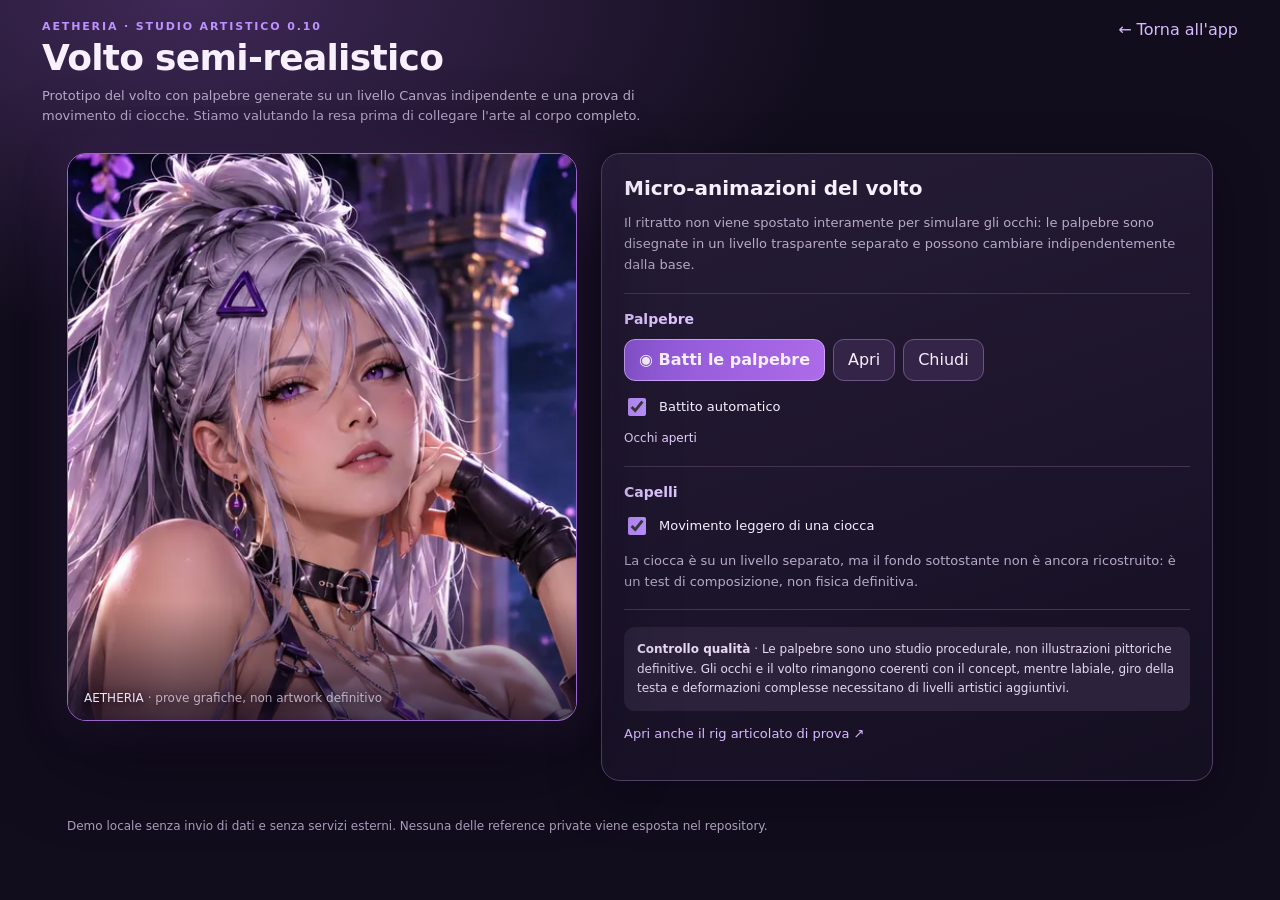
<file: face-study/index.html>
<!doctype html>
<html lang="it">
<head>
<meta charset="utf-8"><meta name="viewport" content="width=device-width,initial-scale=1">
<meta name="theme-color" content="#171023">
<title>Aetheria · Studio del volto</title>
<style>
:root{color-scheme:dark;--accent:#bd91ff;--edge:#514165;--muted:#b9aaca}
*{box-sizing:border-box}body{margin:0;min-height:100dvh;background:radial-gradient(ellipse 75% 55% at 15% 0,#3f2856,#110d1c 68%),#110d1c;color:#f8f0ff;font-family:system-ui,-apple-system,"Segoe UI",sans-serif}
header{padding:20px clamp(16px,4vw,42px) 8px;display:flex;justify-content:space-between;align-items:start;gap:15px}
a{color:#d9baff;text-decoration:none}a:hover{text-decoration:underline}
small.kicker{display:block;color:#bd91ff;font-weight:600;letter-spacing:.17em;font-size:11px;margin-bottom:4px}
h1{font-size:clamp(24px,4vw,36px);margin:0;line-height:1.15;letter-spacing:-.02em}
.sub{font-size:13px;line-height:1.5;max-width:650px;color:var(--muted);margin:8px 0}
main{max-width:1190px;margin:auto;display:grid;grid-template-columns:minmax(0,510px) minmax(280px,1fr);align-items:start;gap:24px;padding:12px 22px 38px}
.portrait{position:relative;width:100%;aspect-ratio:490/545;overflow:hidden;border-radius:19px;border:1px solid #9b66cb;box-shadow:0 25px 90px #090613bd,0 0 48px #a663d633;background:#171024;isolation:isolate}
.portrait>img,.portrait>canvas{position:absolute;inset:0;width:100%;height:100%;object-fit:cover;user-select:none;pointer-events:none;display:block}
.portrait>.hair{clip-path:polygon(14% 34%,20% 33%,29% 28%,32% 22%,30% 14%,35% 7%,39% 10%,40% 24%,36% 38%,35% 59%,29% 74%,22% 63%,17% 49%);transform-origin:30% 12%;animation:hair-sway 4.5s ease-in-out infinite alternate;opacity:.73;z-index:2}
@keyframes hair-sway{from{transform:translateX(-.4%) rotate(-.3deg)}to{transform:translateX(.5%) rotate(.45deg)}}
.portrait[data-hair=off]>.hair{display:none}
.portrait>canvas{z-index:3}.fade{position:absolute;inset:auto 0 0;height:21%;background:linear-gradient(transparent,#10081cc2);z-index:4;pointer-events:none}
.portrait-label{position:absolute;z-index:5;bottom:15px;left:16px;color:#eee4ff;font-size:12px;text-shadow:0 2px 8px #06030a}
.controls{border-radius:19px;padding:22px;background:linear-gradient(160deg,#281d39ee,#150f22ee);border:1px solid var(--edge);box-shadow:0 15px 50px #08041177}
h2{font-size:20px;margin:0}h3{font-size:14px;margin:0 0 12px;color:#ddc4ff}
.controls p{font-size:13px;line-height:1.6;color:var(--muted)}
section.options{padding-top:17px;margin-top:17px;border-top:1px solid #443653}
.buttons{display:flex;gap:8px;flex-wrap:wrap}
button{font:inherit;min-height:42px;padding:10px 14px;border-radius:11px;border:1px solid #6d5486;color:#f7efff;background:#342448;cursor:pointer}
button.main{background:linear-gradient(110deg,#8a56d4,#ae6be9);border-color:#cda2ff;font-weight:650}
button:hover{filter:brightness(1.14)}button:focus-visible,input:focus-visible{outline:2px solid white;outline-offset:3px}
.switch{display:flex;gap:10px;align-items:center;margin-top:14px;font-size:13px}.switch input{accent-color:var(--accent);width:18px;height:18px}
#status{font-size:12px;color:#e6d1ff;min-height:18px;margin-top:12px}
.warning{background:#2c223c;padding:13px;border-radius:11px;font-size:12px;line-height:1.6;color:#e7d9f4}
footer{font-size:12px;color:#ada0bf;max-width:1190px;margin:auto;padding:0 22px 24px}
@media(max-width:740px){header{display:block;padding:19px 16px 6px}header>a{display:inline-block;margin-top:8px}main{display:flex;flex-direction:column;padding:10px 14px 30px;gap:14px}.portrait{max-width:510px;margin:auto}.controls{width:100%;padding:17px}}
@media(prefers-reduced-motion:reduce){.portrait>.hair{animation:none!important}*{scroll-behavior:auto!important}}
</style>
</head>
<body>
<header><div><small class="kicker">AETHERIA · STUDIO ARTISTICO 0.10</small><h1>Volto semi-realistico</h1><p class="sub">Prototipo del volto con palpebre generate su un livello Canvas indipendente e una prova di movimento di ciocche. Stiamo valutando la resa prima di collegare l'arte al corpo completo.</p></div><a href="../">← Torna all'app</a></header>
<main>
<div class="portrait" id="portrait" data-hair="on" data-eyes="open" role="img" aria-label="Ritratto semi-realistico adulto di Aetheria con occhi viola e capelli argentati">
  <img id="base" alt="" src="./assets/portrait_open.webp">
  <img id="hair-image" class="hair" alt="" src="./assets/portrait_open.webp">
  <canvas id="lids" width="490" height="545" aria-hidden="true"></canvas>
  <div class="fade"></div><div class="portrait-label">AETHERIA <span style="opacity:.7"> · prove grafiche, non artwork definitivo</span></div>
</div>
<div class="controls">
<h2>Micro-animazioni del volto</h2>
<p>Il ritratto non viene spostato interamente per simulare gli occhi: le palpebre sono disegnate in un livello trasparente separato e possono cambiare indipendentemente dalla base.</p>
<section class="options"><h3>Palpebre</h3>
<div class="buttons"><button class="main" id="blink">◉ Batti le palpebre</button><button id="eyes-open">Apri</button><button id="eyes-close">Chiudi</button></div>
<label class="switch"><input type="checkbox" id="automatic" checked> Battito automatico</label><div id="status" role="status" aria-live="polite">Occhi aperti</div>
</section>
<section class="options"><h3>Capelli</h3>
<label class="switch"><input type="checkbox" id="sway" checked> Movimento leggero di una ciocca</label>
<p>La ciocca è su un livello separato, ma il fondo sottostante non è ancora ricostruito: è un test di composizione, non fisica definitiva.</p>
</section>
<section class="options"><div class="warning"><strong>Controllo qualità</strong> · Le palpebre sono uno studio procedurale, non illustrazioni pittoriche definitive. Gli occhi e il volto rimangono coerenti con il concept, mentre labiale, giro della testa e deformazioni complesse necessitano di livelli artistici aggiuntivi.</div>
<p><a href="../character/demo/">Apri anche il rig articolato di prova ↗</a></p></section>
</div>
</main>
<footer>Demo locale senza invio di dati e senza servizi esterni. Nessuna delle reference private viene esposta nel repository.</footer>
<script>
(()=>{'use strict';
const root=document.querySelector('#portrait'),canvas=document.querySelector('#lids'),ctx=canvas.getContext('2d'),image=document.querySelector('#base');
const checkbox=document.querySelector('#automatic'),status=document.querySelector('#status');const reduced=matchMedia('(prefers-reduced-motion:reduce)').matches;if(reduced)checkbox.checked=false;
let timer=0,request=0,hold=false;const sleep=ms=>new Promise(resolve=>setTimeout(resolve,ms));
const eyes=[{cx:214,cy:220,rx:32,ry:14,outer:[183,227],inner:[244,213]},{cx:298,cy:210,rx:34,ry:15,outer:[269,215],inner:[330,199]}];
function draw(state){
 root.dataset.eyes=state;ctx.clearRect(0,0,490,545);
 if(state==='open'){status.textContent='Occhi aperti';return;}
 const half=state==='half';status.textContent=half?'Palpebre a metà':'Occhi chiusi';
 for(const eye of eyes){
  const {cx,cy,rx,ry,outer,inner}=eye;
  ctx.save();ctx.beginPath();ctx.ellipse(cx,cy,rx,ry,-.14,0,Math.PI*2);ctx.clip();
  // Reuse nearby skin pixels: the eye is covered by a moving eyelid, not by a full portrait swap.
  const skinY=cy+17; const targetY=half?cy-ry:cy-ry-2;const targetH=half?ry*1.14:ry*2+4;
  ctx.drawImage(image,cx-rx-4,skinY,rx*2+8,ry*2+4,cx-rx-2,targetY,rx*2+4,targetH);
  ctx.restore();
  const y=half?cy:cy+3;
  ctx.beginPath();ctx.moveTo(outer[0],outer[1]+(half?-4:0));
  ctx.quadraticCurveTo(cx,y-3,inner[0],inner[1]+(half?-2:3));
  ctx.strokeStyle='rgba(85,37,51,.63)';ctx.lineWidth=1.3;ctx.stroke();
 }
}
const frame=async()=>{const id=++request;draw('half');await sleep(85);if(id!==request)return;draw('closed');await sleep(100);if(id!==request)return;draw('half');await sleep(85);if(id!==request)return;draw('open')};
function schedule(){clearTimeout(timer);if(!checkbox.checked||hold||document.hidden)return;timer=setTimeout(async()=>{await frame();schedule()},3200+Math.random()*2700)}
document.querySelector('#blink').onclick=()=>{hold=false;void frame().then(schedule)};
document.querySelector('#eyes-open').onclick=()=>{hold=false;request++;draw('open');schedule()};
document.querySelector('#eyes-close').onclick=()=>{hold=true;request++;clearTimeout(timer);draw('closed')};
document.querySelector('#sway').onchange=e=>{root.dataset.hair=e.target.checked?'on':'off'};
checkbox.onchange=()=>{if(checkbox.checked){hold=false;request++;draw('open')}schedule()};
document.addEventListener('visibilitychange',()=>{if(!document.hidden&&!hold){request++;draw('open')}schedule()});
if(image.complete&&image.naturalWidth){draw('open')}else{image.addEventListener('load',()=>draw('open'),{once:true})}
schedule();
window.AetheriaFaceStudy=Object.freeze({version:'0.10.0',getState:()=>({eyes:root.dataset.eyes,hair:root.dataset.hair,automatic:checkbox.checked}),blink:frame,open:()=>{hold=false;request++;draw('open');schedule()},close:()=>{hold=true;request++;draw('closed')}});
})();
</script>
</body></html>
</file>
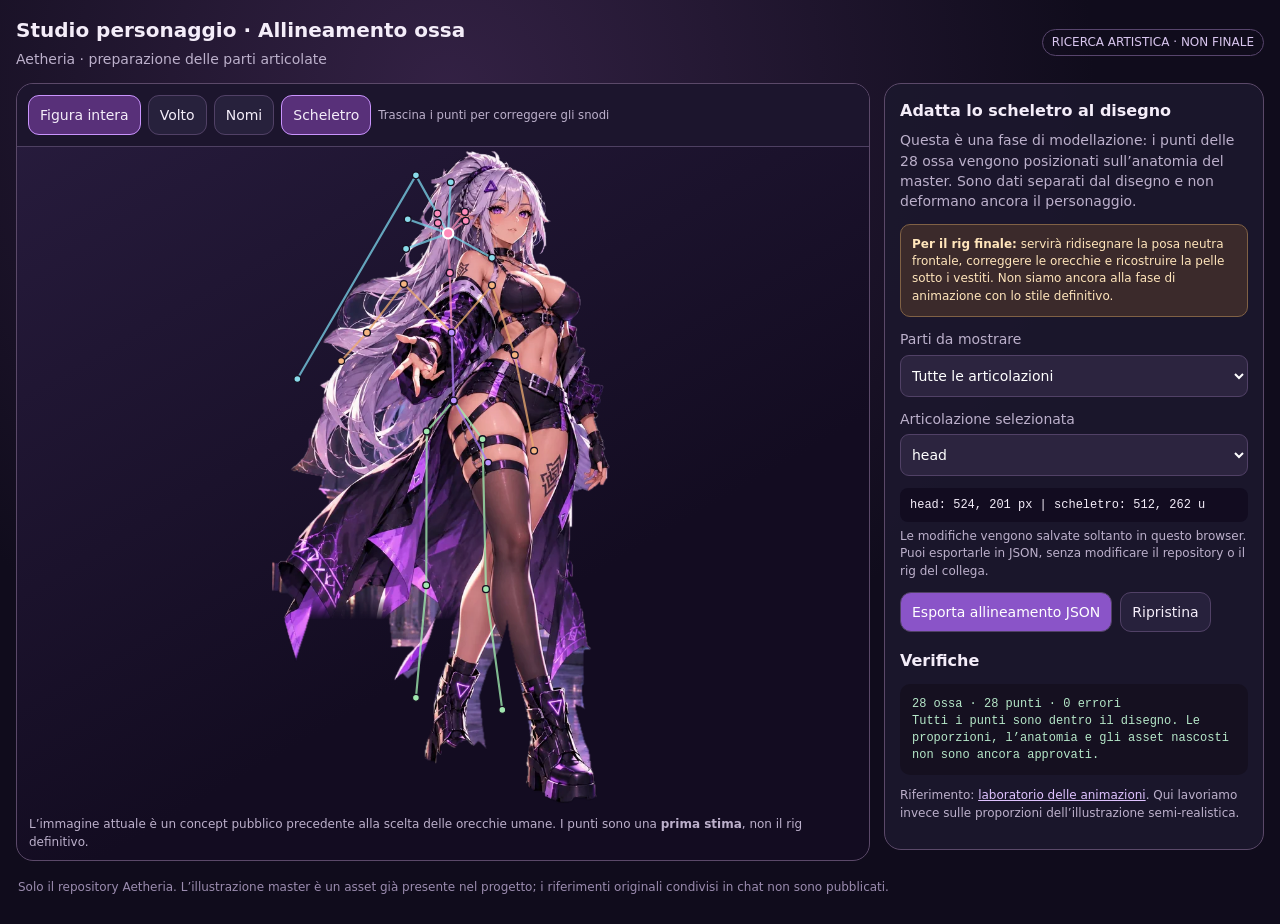
<file: character/artwork-fit/index.html>
<!doctype html>
<html lang="it">
<head>
<meta charset="utf-8" />
<meta name="viewport" content="width=device-width,initial-scale=1" />
<meta name="theme-color" content="#131022" />
<title>Aetheria · Studio allineamento del modello</title>
<style>
:root{color-scheme:dark;--bg:#100c1c;--glass:#1c172de9;--border:#514166;--pink:#bd8aff;--txt:#f4edf9;--mute:#bcb0cb}*{box-sizing:border-box}body{margin:0;background:radial-gradient(ellipse at 35% 10%,#332144,#100c1c 55%);color:var(--txt);font:14px/1.45 system-ui,-apple-system,"Segoe UI",sans-serif}.layout{max-width:1300px;margin:auto;padding:16px;display:grid;grid-template-columns:minmax(0,1fr) minmax(290px,380px);gap:14px}header{grid-column:1/-1;display:flex;align-items:center;justify-content:space-between;gap:10px}h1{font-size:20px;margin:0}header p{margin:4px 0 0;color:var(--mute)}a{color:#dfc2ff}button,input,select{font:inherit}button{background:#27213c;border:1px solid var(--border);border-radius:11px;min-height:40px;padding:8px 11px;color:var(--txt);cursor:pointer}button[aria-pressed=true]{background:#583079;border-color:#ca94fe}button:focus-visible,select:focus-visible{outline:2px solid #fff;outline-offset:2px}.stage,.panel{border:1px solid #5b4969;border-radius:17px;overflow:hidden;background:var(--glass)}.stage{position:relative;min-height:550px;background:linear-gradient(150deg,#281c3e,#130c21 65%);display:flex;flex-direction:column}.toolbar{display:flex;flex-wrap:wrap;align-items:center;gap:7px;padding:11px;background:#1c152d;border-bottom:1px solid #4e4062}.toolbar small{color:var(--mute)}.artframe{flex:1;min-height:440px;display:flex;justify-content:center;align-items:center;overflow:hidden;touch-action:none}.artframe svg{max-width:100%;max-height:min(76vh,900px);display:block;touch-action:none;user-select:none}.link{stroke:#aa7cf2;stroke-width:5;stroke-linecap:round;stroke-opacity:.77}.link.face{stroke:#f08db8}.link.hair{stroke:#7ad1e7}.link.arm{stroke:#eba970}.link.leg{stroke:#a2edb2}.joint{stroke:#161022;stroke-width:3;cursor:grab;touch-action:none}.joint:focus{outline:none;stroke:#fff;stroke-width:5}.joint.selected{stroke:white;stroke-width:5}.label{font:27px ui-monospace,monospace;fill:#f8ecff;stroke:#151025;stroke-width:5;paint-order:stroke;pointer-events:none}.face-dot{fill:#ff8bba}.hair-dot{fill:#8adbea}.arm-dot{fill:#f4b47f}.leg-dot{fill:#a1e7b0}.body-dot{fill:#bb92ff}.low{opacity:.25}.panel{padding:15px;align-self:start}.panel h2{margin:0 0 8px;font-size:16px}.panel p{color:var(--mute);margin:6px 0 12px}.hint{font-size:12px}.warning{padding:11px;border:1px solid #806145;background:#3b2a2b;border-radius:10px;color:#ffe5bb;margin:11px 0;font-size:12px}.field{display:grid;gap:5px;margin:12px 0}.field label{color:var(--mute)}.field select{min-height:42px;border:1px solid var(--border);border-radius:9px;background:#2c243f;color:#fff;padding:7px}.coordinates{font:12px ui-monospace,monospace;background:#120c20;border-radius:8px;padding:10px}.actions{display:flex;gap:8px;flex-wrap:wrap}.actions button:first-child{background:#8a54c8;color:white}#result{white-space:pre-wrap;font:12px/1.4 ui-monospace,monospace;background:#151020;padding:12px;border-radius:10px;max-height:170px;overflow:auto}.note{padding:9px 12px;color:var(--mute);font-size:12px}.muted{color:var(--mute)}.pill{font-size:12px;border:1px solid #58456d;border-radius:999px;padding:4px 9px;color:#d9c6ef;display:inline-flex}#map:not(.show-labels) .label{display:none}#map.hide-bones .link{display:none}#map.hide-bones .joint{opacity:0;pointer-events:none}#map.hide-bones .joint.selected{opacity:1;pointer-events:all}.zoom-full svg{width:min(100%,440px)}.zoom-face svg{width:min(100%,550px);max-height:min(76vh,900px)}.zoom-face .artframe{overflow:hidden}footer{grid-column:1/-1;color:#9b8caf;font-size:12px;padding:4px 2px 12px}@media(max-width:760px){.layout{grid-template-columns:1fr;padding:9px;gap:10px}header{padding:9px 4px}h1{font-size:18px}.panel{order:3}.stage{min-height:420px}.artframe{min-height:370px}.artframe svg{height: min(65dvh,660px)}.zoom-face svg{max-height:min(66dvh,680px)}.warning{font-size:12px}}
</style>
</head>
<body>
<div class="layout">
<header><div><h1>Studio personaggio · Allineamento ossa</h1><p>Aetheria · preparazione delle parti articolate</p></div><span class="pill">RICERCA ARTISTICA · NON FINALE</span></header>
<section class="stage zoom-full" id="stage" aria-label="Immagine del personaggio e ossa modificabili">
<div class="toolbar"><button id="full" aria-pressed="true">Figura intera</button><button id="face" aria-pressed="false">Volto</button><button id="toggle-labels" aria-pressed="false">Nomi</button><button id="toggle-bones" aria-pressed="true">Scheletro</button><small>Trascina i punti per correggere gli snodi</small></div>
<div class="artframe" id="artframe"><svg id="map" viewBox="0 0 1024 1536" role="img" aria-label="Concept provvisorio a figura intera con giunture e punti anatomici adattabili"><image href="../../assets/aetheria-character-concept-v06.webp" width="1024" height="1536" preserveAspectRatio="xMidYMid meet"/><g id="bones" aria-label="Segmenti dello scheletro"></g><g id="joints" aria-label="Punti regolabili"></g></svg></div>
<div class="note">L’immagine attuale è un concept pubblico precedente alla scelta delle orecchie umane. I punti sono una <b>prima stima</b>, non il rig definitivo.</div>
</section>
<aside class="panel">
<h2>Adatta lo scheletro al disegno</h2>
<p>Questa è una fase di modellazione: i punti delle 28 ossa vengono posizionati sull’anatomia del master. Sono dati separati dal disegno e non deformano ancora il personaggio.</p>
<div class="warning"><b>Per il rig finale:</b> servirà ridisegnare la posa neutra frontale, correggere le orecchie e ricostruire la pelle sotto i vestiti. Non siamo ancora alla fase di animazione con lo stile definitivo.</div>
<div class="field"><label for="filter">Parti da mostrare</label><select id="filter"><option value="all">Tutte le articolazioni</option><option value="face">Volto e occhi</option><option value="hair">Capelli</option><option value="arm">Braccia e mani</option><option value="leg">Gambe e piedi</option><option value="body">Busto e accessori</option></select></div>
<div class="field"><label for="bone">Articolazione selezionata</label><select id="bone" aria-label="Osso da allineare"></select></div>
<div class="coordinates" id="coordinates" aria-live="polite">—</div>
<p class="hint">Le modifiche vengono salvate soltanto in questo browser. Puoi esportarle in JSON, senza modificare il repository o il rig del collega.</p>
<div class="actions"><button id="download">Esporta allineamento JSON</button><button id="reset">Ripristina</button></div>
<h2 style="margin-top:17px">Verifiche</h2><pre id="result" role="status">Caricamento dati…</pre>
<p class="hint">Riferimento: <a href="../demo/">laboratorio delle animazioni</a>. Qui lavoriamo invece sulle proporzioni dell’illustrazione semi-realistica.</p>
</aside>
<footer>Solo il repository Aetheria. L’illustrazione master è un asset già presente nel progetto; i riferimenti originali condivisi in chat non sono pubblicati.</footer>
</div>
<script id="art-data" type="application/json">
{
  "format": "aetheria-art-alignment",
  "version": 1,
  "status": "draft — not approved; do not overwrite the canonical rig",
  "source": "../../assets/aetheria-character-concept-v06.webp",
  "imageSize": {"width":1024,"height":1536},
  "sourceLimitations": ["Artwork is three-quarter view with a raised arm: not the required neutral A-pose", "Elf-like ears visible in this legacy concept: approved design requires human ears", "Art is still a flattened illustration; hidden anatomy must be repainted before rigid animation"],
  "landmarks": {
    "root":[537,592], "hips":[537,590], "torso":[532,432], "neck":[528,293], "head":[524,201],
    "browR":[499,155], "browL":[563,151], "eyeR":[500,177], "eyeL":[565,172],
    "hairBack":[430,168], "ponytail":[449,66], "ponytailTip":[173,540],
    "hairSideR":[426,237], "hairSideL":[626,258], "hairFront":[530,82],
    "upperArmR":[421,319], "forearmR":[335,432], "handR":[275,498],
    "upperArmL":[626,322], "forearmL":[679,484], "handL":[724,707],
    "thighR":[474,662], "shinR":[473,1020], "footR":[449,1282],
    "thighL":[604,680], "shinL":[612,1029], "footL":[650,1310], "strap":[617,735]
  },
  "qualityGate": {
    "masterArtApproved":false,
    "poseNeutralFront":false,
    "humanEars":false,
    "hiddenJointsPainted":false,
    "separateEyeGeometry":false,
    "separateHairGeometry":false
  }
}

</script>
<script type="module">
/** Aetheria artwork alignment is an authoring aid, not a finished 2D character rig. */
function validateAlignment(rig, art) {
  const errors=[];
  if(!rig || !Array.isArray(rig.bones)) errors.push('Rig non disponibile');
  if(!art?.imageSize || !(art.imageSize.width>0) || !(art.imageSize.height>0)) errors.push('Dimensioni non valide');
  const landmarks=art?.landmarks ?? {};
  const names=new Set((rig?.bones ?? []).map(b=>b.name));
  for(const name of names){
    const point=landmarks[name];
    if(!Array.isArray(point)||point.length!==2||!point.every(Number.isFinite)) errors.push('Pivot mancante o non valido: '+name);
    else if(point[0]<0||point[1]<0||point[0]>art.imageSize.width||point[1]>art.imageSize.height) errors.push('Pivot fuori immagine: '+name);
  }
  for(const name of Object.keys(landmarks)) if(!names.has(name)) errors.push('Nome extra: '+name);
  return errors;
}
function clampPoint(point,imageSize){return [Math.min(imageSize.width,Math.max(0,point[0])),Math.min(imageSize.height,Math.max(0,point[1]))];}
function toRigCoordinates(point,from,to){return [Math.round(point[0]/from.width*to.width),Math.round(point[1]/from.height*to.height)];}
function groupForBone(name){
 if(/^eye|^brow|^head$|^neck$/.test(name))return 'face';
 if(/^hair|^pony/.test(name))return 'hair';
 if(/Arm|hand|forearm/.test(name))return 'arm';
 if(/thigh|shin|foot/.test(name))return 'leg';
 return 'body';
}
function fitPointToSvg(clientX,clientY,rect,viewBox){
 // SVG user coordinate transform with meet alignment & letterboxing.
 const scale=Math.min(rect.width/viewBox.width,rect.height/viewBox.height);
 const dx=(rect.width-viewBox.width*scale)/2,dy=(rect.height-viewBox.height*scale)/2;
 return [(viewBox.x||0)+(clientX-rect.left-dx)/scale,(viewBox.y||0)+(clientY-rect.top-dy)/scale];
}


const $=id=>document.getElementById(id);
const SVG='http://www.w3.org/2000/svg';
const root=$('map'),bonesEl=$('bones'),jointsEl=$('joints');
const viewBox={width:1024,height:1536};
let rig,art,points={},active='head',dragging=null;
const key='aetheria.art-alignment-v011';
const make=(kind,attrs={},parent)=>{
 const el=document.createElementNS(SVG,kind);
 for(const [k,v] of Object.entries(attrs))el.setAttribute(k,String(v));
 if(parent)parent.append(el);
 return el;
};
function status(){
 const errors=validateAlignment(rig,{...art,landmarks:points});
 const candidate=toRigCoordinates(points[active]||[0,0],art.imageSize,rig.canvas);
 $('coordinates').textContent=`${active}: ${points[active]?.map(Math.round).join(', ')||'—'} px  |  scheletro: ${candidate.join(', ')} u`;
 $('result').textContent=`${rig.bones.length} ossa · ${Object.keys(points).length} punti · ${errors.length} errori\n${errors.join('\n')||'Tutti i punti sono dentro il disegno. Le proporzioni, l’anatomia e gli asset nascosti non sono ancora approvati.'}`;
 $('result').style.color=errors.length?'#f7b4bc':'#b6e8c9';
}
function persist(){try{localStorage.setItem(key,JSON.stringify(points));}catch{}}
function redraw(){
 const filter=$('filter').value;
 bonesEl.replaceChildren();jointsEl.replaceChildren();
 for(const bone of rig.bones){
   const g=groupForBone(bone.name),p=points[bone.name];
   if(!p)continue;
   if(bone.parent&&points[bone.parent]){
    const pp=points[bone.parent];
    const line=make('line',{x1:pp[0],y1:pp[1],x2:p[0],y2:p[1],class:`link ${g}`},bonesEl);
    if(filter!=='all'&&filter!==g)line.style.display='none';
   }
   const dot=make('circle',{cx:p[0],cy:p[1],r:bone.name===active?12:8,class:`joint ${g}-dot${bone.name===active?' selected':''}`,tabindex:0,role:'button','aria-label':bone.name,'data-bone':bone.name},jointsEl);
   if(filter!=='all'&&filter!==g&&bone.name!==active){dot.style.display='none';dot.style.pointerEvents='none';}
   const label=make('text',{x:p[0]+11,y:p[1]-15,class:'label'},jointsEl);label.textContent=bone.name;
   if(filter!=='all'&&filter!==g&&bone.name!==active)label.style.display='none';
   dot.addEventListener('pointerdown',event=>{event.preventDefault();select(bone.name);dragging=event.pointerId;root.setPointerCapture(event.pointerId);});
   dot.addEventListener('keydown',event=>{
    let v=null;if(event.key==='ArrowLeft')v=[-1,0];if(event.key==='ArrowRight')v=[1,0];if(event.key==='ArrowUp')v=[0,-1];if(event.key==='ArrowDown')v=[0,1];
    if(v){event.preventDefault();const d=event.shiftKey?10:2;points[bone.name]=clampPoint([p[0]+v[0]*d,p[1]+v[1]*d],viewBox);redraw();status();persist();}
   });
 }
}
function select(name){if(!points[name])return;active=name;$('bone').value=name;redraw();status();}
root.addEventListener('pointermove',event=>{if(dragging!==event.pointerId)return;const box=root.getBoundingClientRect();const vb=root.viewBox.baseVal;const pos=fitPointToSvg(event.clientX,event.clientY,box,vb);points[active]=clampPoint(pos,viewBox).map(n=>Math.round(n));redraw();status();persist();});
root.addEventListener('pointerup',event=>{if(dragging===event.pointerId)dragging=null;});
root.addEventListener('pointercancel',()=>{dragging=null;});
async function start(){
 const [rigResponse,artResponse]=await Promise.all([fetch('../rig/aetheria.rig.json'),Promise.resolve({ok:true,json:async()=>JSON.parse(document.getElementById('art-data').textContent)})]);
 if(!rigResponse.ok||!artResponse.ok)throw Error('Non riesco a leggere il rig o la mappa di lavoro');
 rig=await rigResponse.json();art=await artResponse.json();points=structuredClone(art.landmarks);
 try{const prev=JSON.parse(localStorage.getItem(key)||'null');if(prev&&typeof prev==='object'&&validateAlignment(rig,{...art,landmarks:prev}).length===0)points=prev;}catch{}
 for(const bone of rig.bones){const option=document.createElement('option');option.value=bone.name;option.textContent=bone.name;$('bone').append(option);}
 $('bone').addEventListener('change',event=>select(event.target.value));
 $('filter').addEventListener('change',redraw);
 $('full').addEventListener('click',()=>{ $('stage').classList.replace('zoom-face','zoom-full');root.setAttribute('viewBox','0 0 1024 1536');$('full').setAttribute('aria-pressed','true');$('face').setAttribute('aria-pressed','false');});
 $('face').addEventListener('click',()=>{ $('stage').classList.replace('zoom-full','zoom-face');root.setAttribute('viewBox','310 15 455 680');$('full').setAttribute('aria-pressed','false');$('face').setAttribute('aria-pressed','true');$('filter').value='face';select('head');});
 $('toggle-labels').addEventListener('click',event=>{const yes=root.classList.toggle('show-labels');event.currentTarget.setAttribute('aria-pressed',String(yes));});
 $('toggle-bones').addEventListener('click',event=>{const hidden=root.classList.toggle('hide-bones');event.currentTarget.setAttribute('aria-pressed',String(!hidden));});
 $('reset').addEventListener('click',()=>{points=structuredClone(art.landmarks);persist();redraw();status();});
 $('download').addEventListener('click',()=>{
  const candidate=Object.fromEntries(Object.entries(points).map(([name,p])=>[name,toRigCoordinates(p,art.imageSize,rig.canvas)]));
  const result={...art,landmarks:points,candidateRigPivots:candidate,reviewState:'draft; requires front A-pose master and artistic approval'};
  const blob=new Blob([JSON.stringify(result,null,2)+'\n'],{type:'application/json'});
  const url=URL.createObjectURL(blob);const a=document.createElement('a');a.href=url;a.download='aetheria-alignment-draft.json';a.click();setTimeout(()=>URL.revokeObjectURL(url),1000);
 });
 select('head');
 window.AetheriaArtFit={getPoints:()=>structuredClone(points),select,version:'0.11.0'};
}
start().catch(error=>{$('result').textContent='Errore: '+error.message;});

</script>
</body>
</html>
</file>
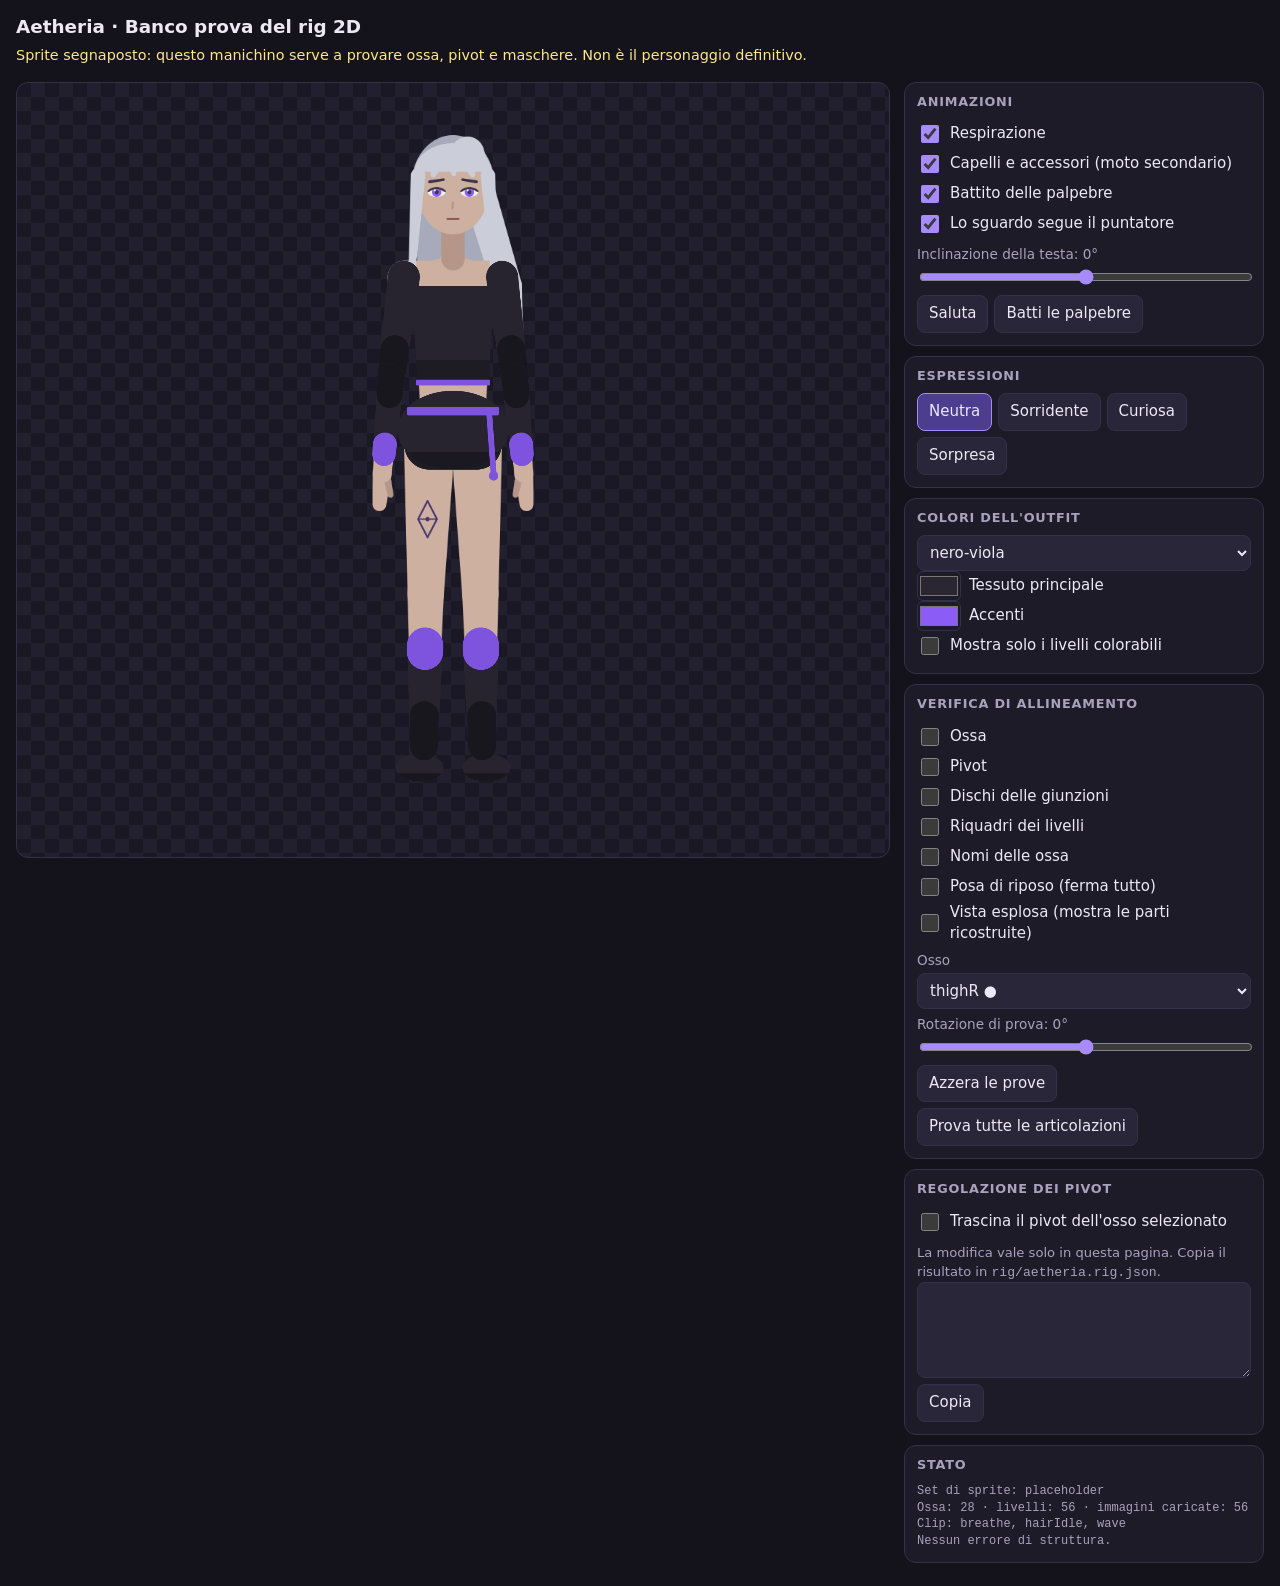
<file: character/demo/index.html>
<!doctype html>
<html lang="it">
<head>
  <meta charset="utf-8">
  <meta name="viewport" content="width=device-width, initial-scale=1">
  <title>Aetheria · Banco prova del rig 2D</title>
  <style>
    :root { color-scheme: dark; --bg: #14121b; --panel: #1e1b29; --line: #34304a; --text: #ece9f5; --muted: #a8a2bd; --accent: #a78bfa; }
    * { box-sizing: border-box; }
    body { margin: 0; background: var(--bg); color: var(--text); font: 15px/1.45 system-ui, -apple-system, "Segoe UI", sans-serif; }
    header { padding: 14px 16px 6px; }
    h1 { margin: 0 0 4px; font-size: 1.15rem; }
    .notice { margin: 0; color: #fde68a; font-size: .9rem; }
    main { display: grid; grid-template-columns: minmax(0, 1fr) minmax(280px, 360px); gap: 14px; padding: 10px 16px 24px; align-items: start; }
    .stage { position: sticky; top: 8px; background: repeating-conic-gradient(#221f2f 0% 25%, #1a1824 0% 50%) 0 0 / 28px 28px; border: 1px solid var(--line); border-radius: 12px; overflow: hidden; }
    canvas { display: block; width: 100%; height: min(86vh, 900px); touch-action: none; }
    .panel { display: grid; gap: 10px; }
    section { background: var(--panel); border: 1px solid var(--line); border-radius: 12px; padding: 10px 12px 12px; }
    h2 { margin: 0 0 8px; font-size: .8rem; letter-spacing: .06em; text-transform: uppercase; color: var(--muted); }
    label { display: flex; align-items: center; gap: 8px; min-height: 30px; }
    .row { display: flex; flex-wrap: wrap; gap: 6px; }
    .field { display: grid; gap: 2px; margin-top: 6px; }
    .field > span { color: var(--muted); font-size: .85rem; }
    button, select, textarea { font: inherit; color: var(--text); background: #2a2639; border: 1px solid var(--line); border-radius: 8px; }
    button { padding: 7px 11px; cursor: pointer; min-height: 36px; }
    button:hover { border-color: var(--accent); }
    button[aria-pressed="true"] { background: #4c3d8f; border-color: var(--accent); }
    select { padding: 6px 8px; width: 100%; min-height: 36px; }
    input[type="range"] { width: 100%; accent-color: var(--accent); }
    input[type="checkbox"] { width: 18px; height: 18px; accent-color: var(--accent); }
    input[type="color"] { width: 44px; height: 30px; padding: 0; border: 1px solid var(--line); border-radius: 6px; background: none; }
    textarea { width: 100%; min-height: 96px; padding: 6px; font: 12px/1.35 ui-monospace, Menlo, Consolas, monospace; resize: vertical; }
    .report { margin: 0; white-space: pre-wrap; font: 12px/1.4 ui-monospace, Menlo, Consolas, monospace; color: var(--muted); }
    .report.bad { color: #fca5a5; }
    .hint { margin: 6px 0 0; color: var(--muted); font-size: .82rem; }
    @media (max-width: 760px) {
      main { grid-template-columns: 1fr; }
      .stage { position: static; }
      canvas { height: 68vh; }
    }
  </style>
</head>
<body>
  <header>
    <h1>Aetheria · Banco prova del rig 2D</h1>
    <p class="notice">Sprite segnaposto: questo manichino serve a provare ossa, pivot e maschere. Non è il personaggio definitivo.</p>
  </header>
  <main>
    <div class="stage"><canvas id="stage" aria-label="Anteprima del rig"></canvas></div>
    <div class="panel">
      <section>
        <h2>Animazioni</h2>
        <label><input type="checkbox" id="breathe" checked> Respirazione</label>
        <label><input type="checkbox" id="hair" checked> Capelli e accessori (moto secondario)</label>
        <label><input type="checkbox" id="blink" checked> Battito delle palpebre</label>
        <label><input type="checkbox" id="follow" checked> Lo sguardo segue il puntatore</label>
        <div class="field"><span>Inclinazione della testa: <output id="tilt-value">0°</output></span><input type="range" id="tilt" min="-20" max="20" value="0" step="1"></div>
        <div class="row" style="margin-top:8px">
          <button type="button" id="wave">Saluta</button>
          <button type="button" id="blink-now">Batti le palpebre</button>
        </div>
      </section>
      <section>
        <h2>Espressioni</h2>
        <div class="row" id="expressions"></div>
      </section>
      <section>
        <h2>Colori dell'outfit</h2>
        <select id="palette" aria-label="Palette"></select>
        <div id="tints"></div>
        <label><input type="checkbox" id="only-tint"> Mostra solo i livelli colorabili</label>
      </section>
      <section>
        <h2>Verifica di allineamento</h2>
        <label><input type="checkbox" id="dbg-bones"> Ossa</label>
        <label><input type="checkbox" id="dbg-pivots"> Pivot</label>
        <label><input type="checkbox" id="dbg-joints"> Dischi delle giunzioni</label>
        <label><input type="checkbox" id="dbg-boxes"> Riquadri dei livelli</label>
        <label><input type="checkbox" id="dbg-names"> Nomi delle ossa</label>
        <label><input type="checkbox" id="rest"> Posa di riposo (ferma tutto)</label>
        <label><input type="checkbox" id="explode"> Vista esplosa (mostra le parti ricostruite)</label>
        <div class="field"><span>Osso</span><select id="bone"></select></div>
        <div class="field"><span>Rotazione di prova: <output id="rotation-value">0°</output></span><input type="range" id="rotation" min="-180" max="180" value="0" step="1"></div>
        <div class="row" style="margin-top:8px">
          <button type="button" id="reset-joints">Azzera le prove</button>
          <button type="button" id="sweep" aria-pressed="false">Prova tutte le articolazioni</button>
        </div>
      </section>
      <section>
        <h2>Regolazione dei pivot</h2>
        <label><input type="checkbox" id="edit-pivot"> Trascina il pivot dell'osso selezionato</label>
        <p class="hint">La modifica vale solo in questa pagina. Copia il risultato in <code>rig/aetheria.rig.json</code>.</p>
        <textarea id="pivot-json" readonly aria-label="Pivot modificati"></textarea>
        <div class="row"><button type="button" id="copy-pivots">Copia</button></div>
      </section>
      <section>
        <h2>Stato</h2>
        <pre class="report" id="report">Caricamento…</pre>
      </section>
    </div>
  </main>
  <script type="module" src="./demo.mjs"></script>
</body>
</html>
</file>
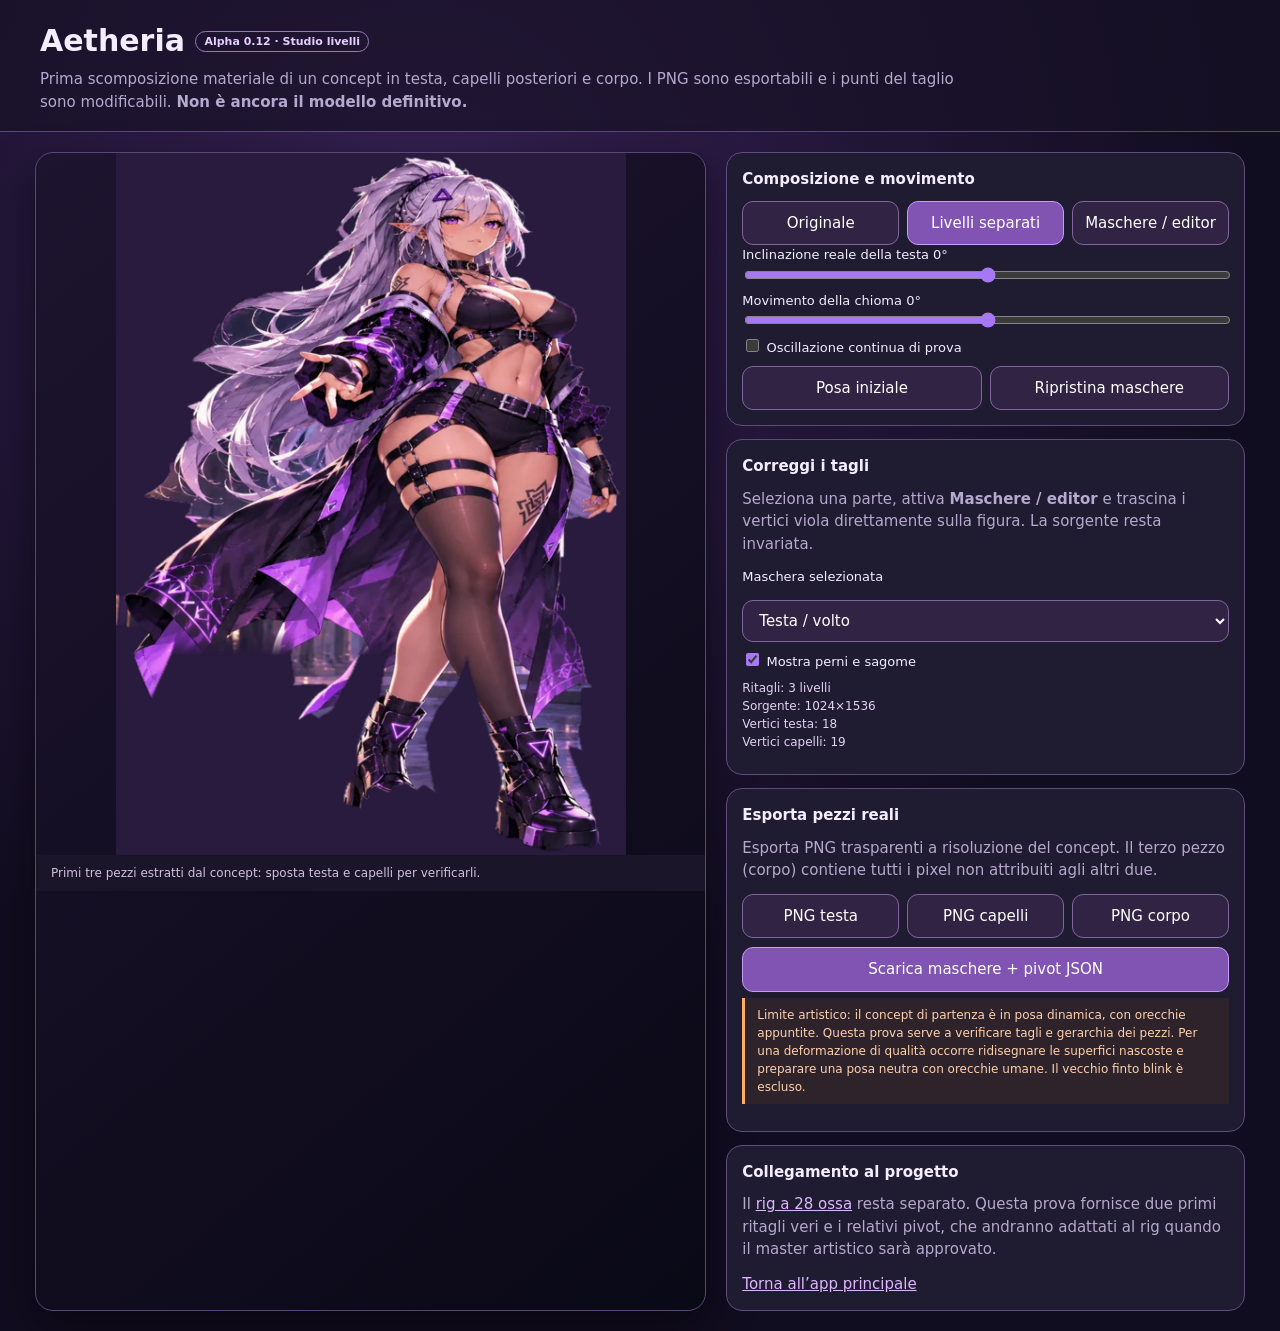
<file: character/pose-lab/index.html>
<!doctype html>
<html lang="it">
<head>
<meta charset="utf-8"><meta name="viewport" content="width=device-width,initial-scale=1">
<title>Aetheria · Character layers · Alpha 0.12</title>
<style>
:root{color-scheme:dark;--accent:#a778f5;--panel:#1f1b30;--muted:#b5a9cd}*{box-sizing:border-box}
body{margin:0;font:15px/1.5 system-ui,-apple-system,sans-serif;background:radial-gradient(circle at 33% 15%,#352052 0,#110d20 58%);color:#f4edff;min-height:100dvh}
header{padding:18px clamp(16px,4vw,40px);border-bottom:1px solid #5a477b;background:#171226a8}
h1{margin:0;font-size:clamp(22px,3vw,30px)}.tag{font-size:11px;color:#e6cffd;border:1px solid #9878bb;border-radius:40px;padding:3px 8px;vertical-align:middle}
header p{margin:5px 0 0;color:var(--muted);max-width:950px}
main{display:grid;grid-template-columns:minmax(340px,1.1fr) minmax(275px,.85fr);max-width:1250px;gap:20px;margin:auto;padding:20px}
.stage{background:linear-gradient(140deg,#1d142f,#0a0916);border:1px solid #594875;border-radius:18px;min-width:0;overflow:hidden;display:flex;flex-direction:column;align-items:center;box-shadow:0 18px 40px #0503088a}
canvas{display:block;width:min(100%,510px);aspect-ratio:2/3;height:auto;max-height:78dvh;touch-action:none;cursor:crosshair}
.stage-footer{width:100%;background:#1b1529;padding:9px 15px;font-size:12px;color:#cfc2de}
.controls{display:grid;gap:13px;align-content:start}.panel{background:var(--panel);border:1px solid #5f4c7b;padding:15px;border-radius:16px}
h2{font-size:15px;margin:0 0 10px}p{margin:6px 0 12px;color:var(--muted)}label{display:block;font-size:13px;margin-bottom:8px}
.row{display:flex;flex-wrap:wrap;gap:8px}.row>button{flex:1}
button,select{border:1px solid #82659f;border-radius:11px;background:#302343;color:#fff;padding:10px 12px;font:inherit;cursor:pointer;min-height:42px}
button[aria-pressed=true],button.primary{background:#8153b3;border-color:#c49bf9}button:disabled{opacity:.5;cursor:not-allowed}button:focus-visible,select:focus-visible,input:focus-visible{outline:2px solid #fff;outline-offset:2px}
input[type=range]{display:block;width:100%;accent-color:var(--accent)}input[type=checkbox]{accent-color:var(--accent)}select{width:100%;margin:5px 0 8px}
.warning{font-size:12px;color:#ffd1ac;border-left:3px solid #ffad61;padding:8px 12px;background:#57342045}
.stat{font-size:12px;color:#e3d2f6;white-space:pre-wrap;margin:8px 0}
a{color:#ddb7ff}.inline{display:flex;justify-content:space-between;gap:10px;align-items:center}
@media(max-width:800px){main{grid-template-columns:1fr;padding:12px;gap:12px}canvas{max-height:66dvh}.stage{max-width:100%}}
</style>
</head><body>
<header><h1>Aetheria <span class="tag">Alpha 0.12 · Studio livelli</span></h1><p>Prima scomposizione materiale di un concept in testa, capelli posteriori e corpo. I PNG sono esportabili e i punti del taglio sono modificabili. <strong>Non è ancora il modello definitivo.</strong></p></header>
<main>
<section class="stage" aria-label="Anteprima del personaggio composto da parti">
 <canvas id="art" width="768" height="1152" aria-label="Figura 2D e maschere di ritaglio"></canvas>
 <div class="stage-footer" id="state" role="status">Caricamento degli elementi…</div>
</section>
<div class="controls">
 <section class="panel"><h2>Composizione e movimento</h2>
 <div class="row" id="modes"><button data-mode="original">Originale</button><button data-mode="parts" aria-pressed="true">Livelli separati</button><button data-mode="masks">Maschere / editor</button></div>
 <label>Inclinazione reale della testa <output id="head-value">0°</output><input id="head" type="range" min="-8" max="8" value="0" step=".5"></label>
 <label>Movimento della chioma <output id="hair-value">0°</output><input id="hair" type="range" min="-14" max="14" value="0" step=".5"></label>
 <label><input type="checkbox" id="idle"> Oscillazione continua di prova</label>
 <div class="row"><button id="reset-pose">Posa iniziale</button><button id="reset-all">Ripristina maschere</button></div>
 </section>
 <section class="panel"><h2>Correggi i tagli</h2><p>Seleziona una parte, attiva <strong>Maschere / editor</strong> e trascina i vertici viola direttamente sulla figura. La sorgente resta invariata.</p>
 <label for="part">Maschera selezionata</label><select id="part"><option value="head">Testa / volto</option><option value="hair_back">Capelli posteriori</option></select>
 <label><input id="pivots" type="checkbox" checked> Mostra perni e sagome</label>
 <div class="stat" id="stats"></div>
 </section>
 <section class="panel"><h2>Esporta pezzi reali</h2><p>Esporta PNG trasparenti a risoluzione del concept. Il terzo pezzo (corpo) contiene tutti i pixel non attribuiti agli altri due.</p>
 <div class="row"><button data-export="head">PNG testa</button><button data-export="hair_back">PNG capelli</button><button data-export="body">PNG corpo</button></div>
 <div class="row" style="margin-top:9px"><button id="export-json" class="primary">Scarica maschere + pivot JSON</button></div>
 <p class="warning">Limite artistico: il concept di partenza è in posa dinamica, con orecchie appuntite. Questa prova serve a verificare tagli e gerarchia dei pezzi. Per una deformazione di qualità occorre ridisegnare le superfici nascoste e preparare una posa neutra con orecchie umane. Il vecchio finto blink è escluso.</p>
 </section>
 <section class="panel"><h2>Collegamento al progetto</h2><p>Il <a href="../demo/">rig a 28 ossa</a> resta separato. Questa prova fornisce due primi ritagli veri e i relativi pivot, che andranno adattati al rig quando il master artistico sarà approvato.</p><a href="../../">Torna all’app principale</a></section>
</div>
</main><script type="module" src="./studio.mjs"></script></body></html>
</file>
<file: src/room-avatar-preview.css>
/* Aetheria alpha 0.6: independently rendered character above the separate room panorama.
   Concept art is NOT a skeletal rig and has NOT been approved as the final identity. */
#room-v04 .room-avatar-anchor {
  --room-avatar-x: 48%; --room-avatar-bottom: 3%; --room-avatar-scale: 1;
  position: absolute; left:var(--room-avatar-x); bottom:var(--room-avatar-bottom);
  width:25%; z-index:3; pointer-events:none; opacity:1;
  transform:translateX(-50%) scale(var(--room-avatar-scale)); transform-origin:center bottom;
  transition:left .85s cubic-bezier(.22,.74,.28,1), bottom .85s ease,
             transform .85s ease, opacity .35s ease;
  filter:drop-shadow(0 12px 13px rgba(7,4,18,.55));
}
#room-v04 .room-avatar-anchor[hidden] {display:none!important;}
#room-v04 img.room-avatar-art {
  display:block; width:100%; height:auto; object-fit:contain;
  animation:aetheria-avatar-idle 5.8s ease-in-out infinite; transform-origin:50% 62%;
}
#room-v04 .room-avatar-floor-shadow {
  display:block; position:absolute; left:26%; bottom:1%; width:51%; height:2.6%;
  z-index:-1; border-radius:50%;background:rgba(8,5,20,.45);filter:blur(9px);
}
@keyframes aetheria-avatar-idle {
  0%,100%{transform:translateY(0) scaleY(1);} 50%{transform:translateY(-.55%) scaleY(1.003);}
}
.avatar-preview-controls {border:1px solid rgba(var(--accent-rgb),.35);border-radius:13px;padding:12px;margin-top:15px;background:rgba(22,13,39,.64)}
.avatar-preview-row {display:flex;justify-content:space-between;align-items:center;gap:10px;flex-wrap:wrap;}
.avatar-preview-row label {font-size:13px;color:#f5eaff;display:flex;align-items:center;gap:9px;cursor:pointer;}
.avatar-preview-row input {accent-color:var(--accent);width:19px;height:19px;}
.avatar-preview-preset {display:flex;flex-wrap:wrap;gap:6px;margin-top:10px;}
.avatar-preview-preset button {font-size:11px;background:#251b38;border:1px solid #75608d;color:#eee8f4;border-radius:9px;padding:8px 10px;}
.avatar-preview-preset button[aria-pressed="true"] {border-color:var(--accent);background:rgba(var(--accent-rgb),.25);color:#fff;}
.avatar-preview-detail {font-size:11px;color:#bcb0ce;line-height:1.5;margin:9px 0 0;}
@media(max-width:650px){
  /* Enlarge the stage illustration slightly on a phone without causing horizontal page scrolling. */
  .scene.room-display #room-v04 {width:min(155vw,610px);top:49%;}
  #room-v04 .room-avatar-anchor{width:27%;}
}
@media(prefers-reduced-motion: reduce) {
  #room-v04 .room-avatar-anchor {transition:none;}
  #room-v04 img.room-avatar-art {animation:none;}
}
</file>
<file: src/room-rig-overlay.css>
/* Alpha 0.8: schematic animated rig is opt-in, not a replacement for the concept illustration. */
#room-v04 .room-avatar-anchor .room-rig-canvas{display:none;width:100%;height:auto;aspect-ratio:1/2;pointer-events:none}
#room-v04 .room-avatar-anchor.rig-preview-active .room-rig-canvas:not([hidden]){display:block}
#room-v04 .room-avatar-anchor.rig-preview-active .room-avatar-art{display:none!important}
.room-rig-controls{padding:14px 12px;margin-top:12px;border:1px solid rgba(var(--accent-rgb),.34);background:#160f27;border-radius:13px}
.room-rig-controls strong{display:block;font-size:13px;color:#fff}
.room-rig-controls p{margin:7px 0 12px;color:#cbbadf;font-size:12px;line-height:1.6}
.room-rig-options{display:flex;flex-wrap:wrap;align-items:center;gap:8px;margin-top:8px}
.room-rig-options button,.room-rig-options select{padding:9px 11px;min-height:40px;max-width:100%;border:1px solid #75628f;border-radius:9px;background:#241a37;color:#fff;font-size:12px}
.room-rig-options button[aria-pressed=true]{border-color:var(--accent);box-shadow:inset 0 0 0 1px var(--accent);background:rgba(var(--accent-rgb),.22)}
.room-rig-options button:disabled,.room-rig-options select:disabled{opacity:.43;cursor:not-allowed}
.room-rig-controls .room-rig-status{font-size:11px;margin:10px 0 0;color:#d2c3e2}
@media(prefers-reduced-motion:reduce){#room-v04 .room-avatar-anchor.rig-preview-active{transition:none}}
</file>
<file: src/room-face-controls.css>
/* Alpha 0.9 — live rig face controls (not a substitute for painted sprites) */
.face-controls{margin-top:14px;border:1px solid rgba(var(--accent-rgb),.38);border-radius:15px;padding:14px;background:linear-gradient(135deg,rgba(var(--accent-rgb),.1),#191328d9)}
.face-controls strong{display:block;font-size:14px;color:#fff}
.face-controls p{color:#c6b7d5;font-size:12px;line-height:1.6;margin:7px 0 11px}
.face-controls-buttons{display:flex;gap:7px;flex-wrap:wrap;margin:8px 0}
.face-controls-buttons button{font-size:12px;background:#30223e;color:#eee4fb;border:1px solid #705b8b;border-radius:9px;padding:8px 10px;min-height:38px}
.face-controls-buttons button[aria-pressed=true]{background:rgba(var(--accent-rgb),.35);border-color:var(--accent)}
.face-controls-buttons button:focus-visible{outline:2px solid var(--accent);outline-offset:3px}
.face-tilt{display:flex;justify-content:space-between;align-items:center;margin:12px 0 5px;color:#ddd0eb;font-size:12px}
#face-head-tilt{display:block;width:100%;accent-color:var(--accent)}
.face-follow{display:flex;align-items:center;gap:8px;font-size:12px;color:#e8deed;margin:12px 0}
.face-follow input{accent-color:var(--accent);width:18px;height:18px}
.face-preview{position:relative;border-radius:12px;overflow:hidden;border:1px solid #7d65908c;background:repeating-conic-gradient(#2a2137 0 25%,#1b1526 0 50%) 0 0/18px 18px;margin-top:12px}
.face-preview canvas{width:100%;height:160px;display:block}
.face-preview span{position:absolute;bottom:5px;right:6px;letter-spacing:.06em;color:#e0c9f1;background:#120c1ebb;border-radius:4px;font-size:9px;padding:3px 5px;pointer-events:none}
.face-status{min-height:24px}
@media (prefers-reduced-motion:reduce){.face-controls *{transition:none!important}}
</file>
